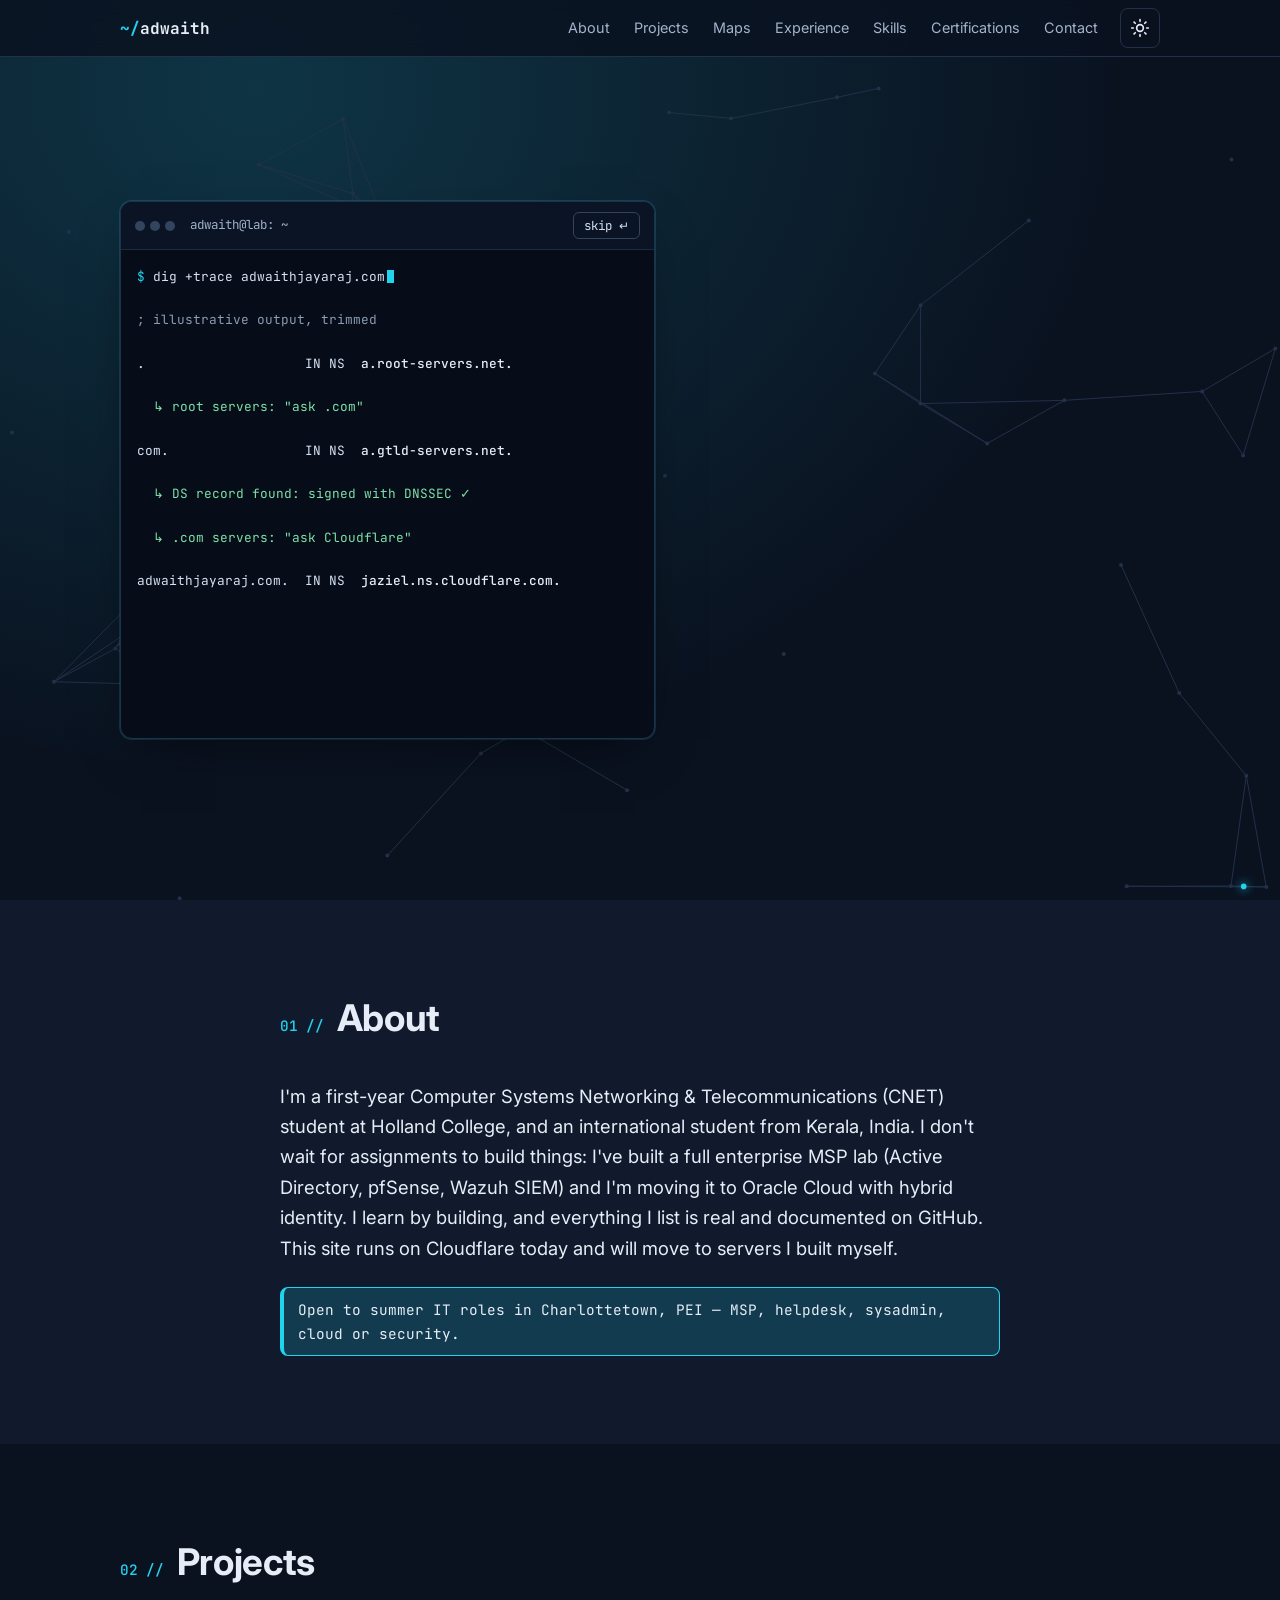
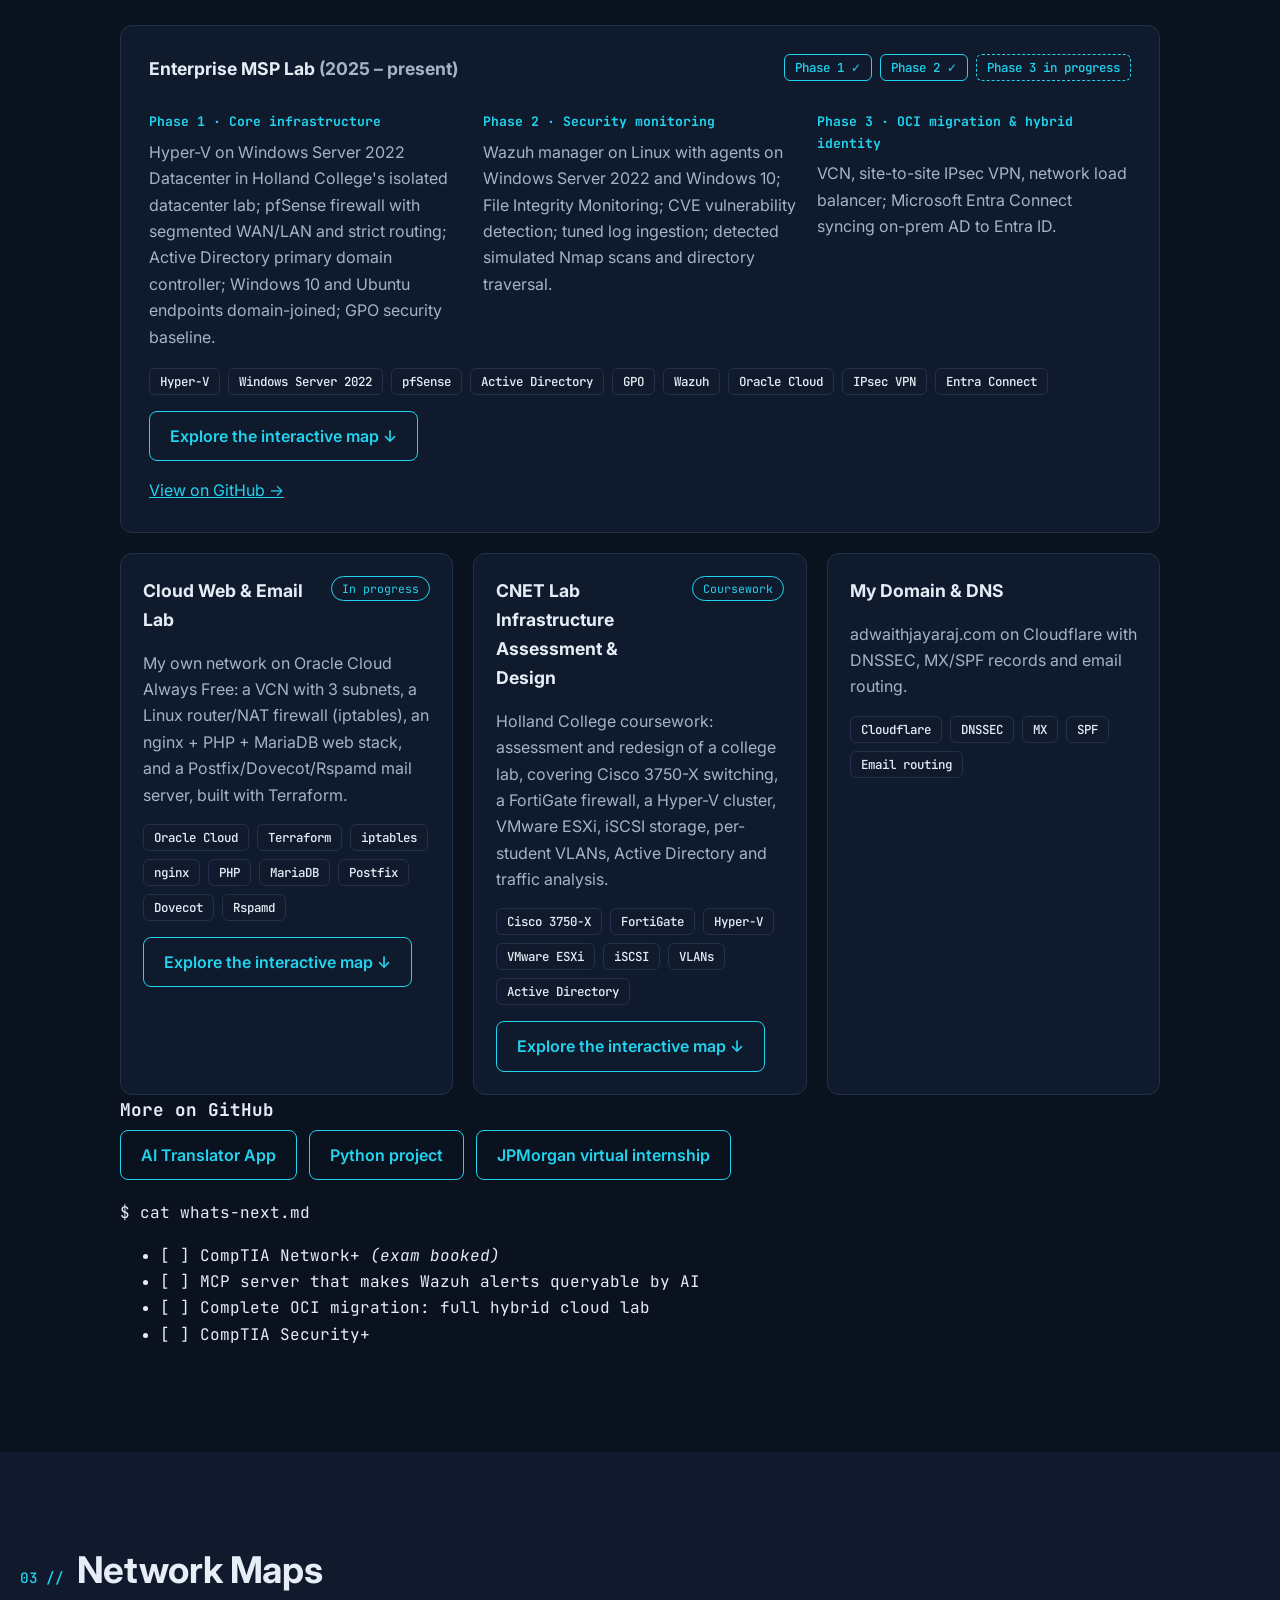
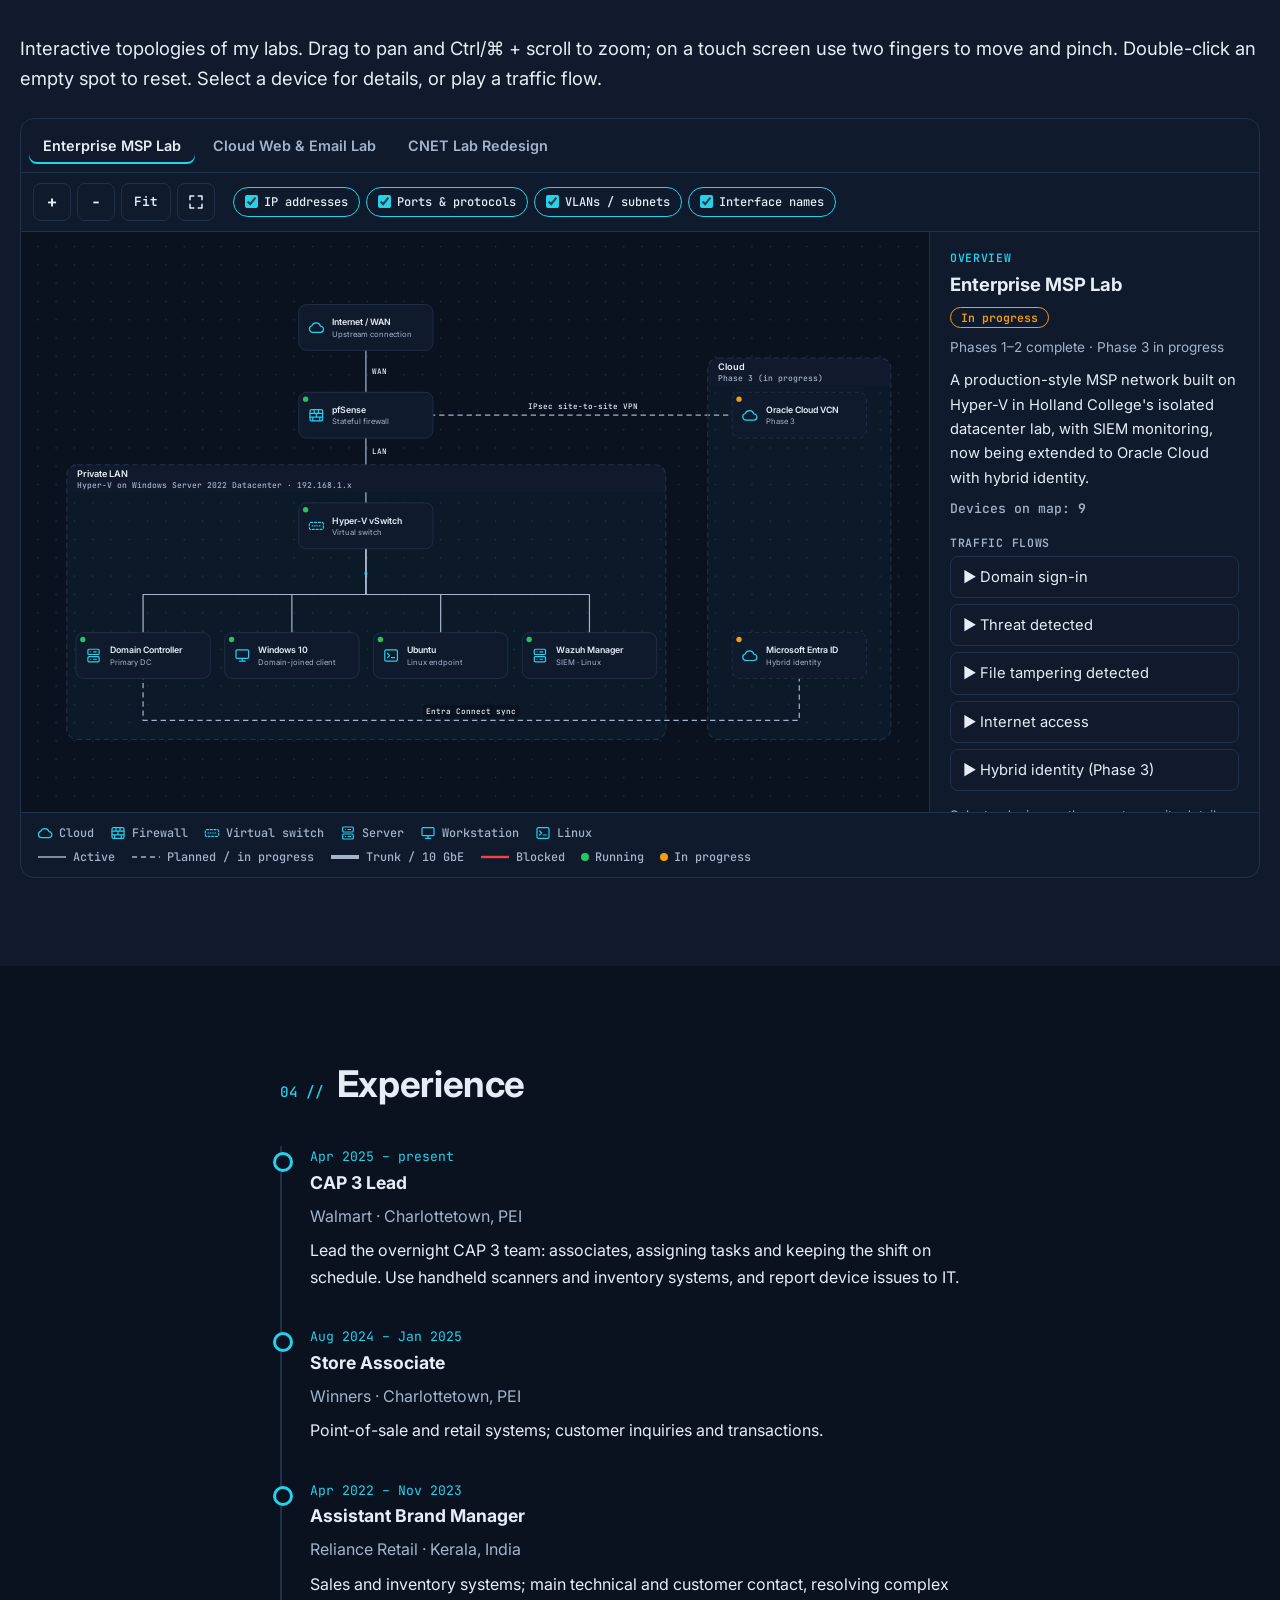
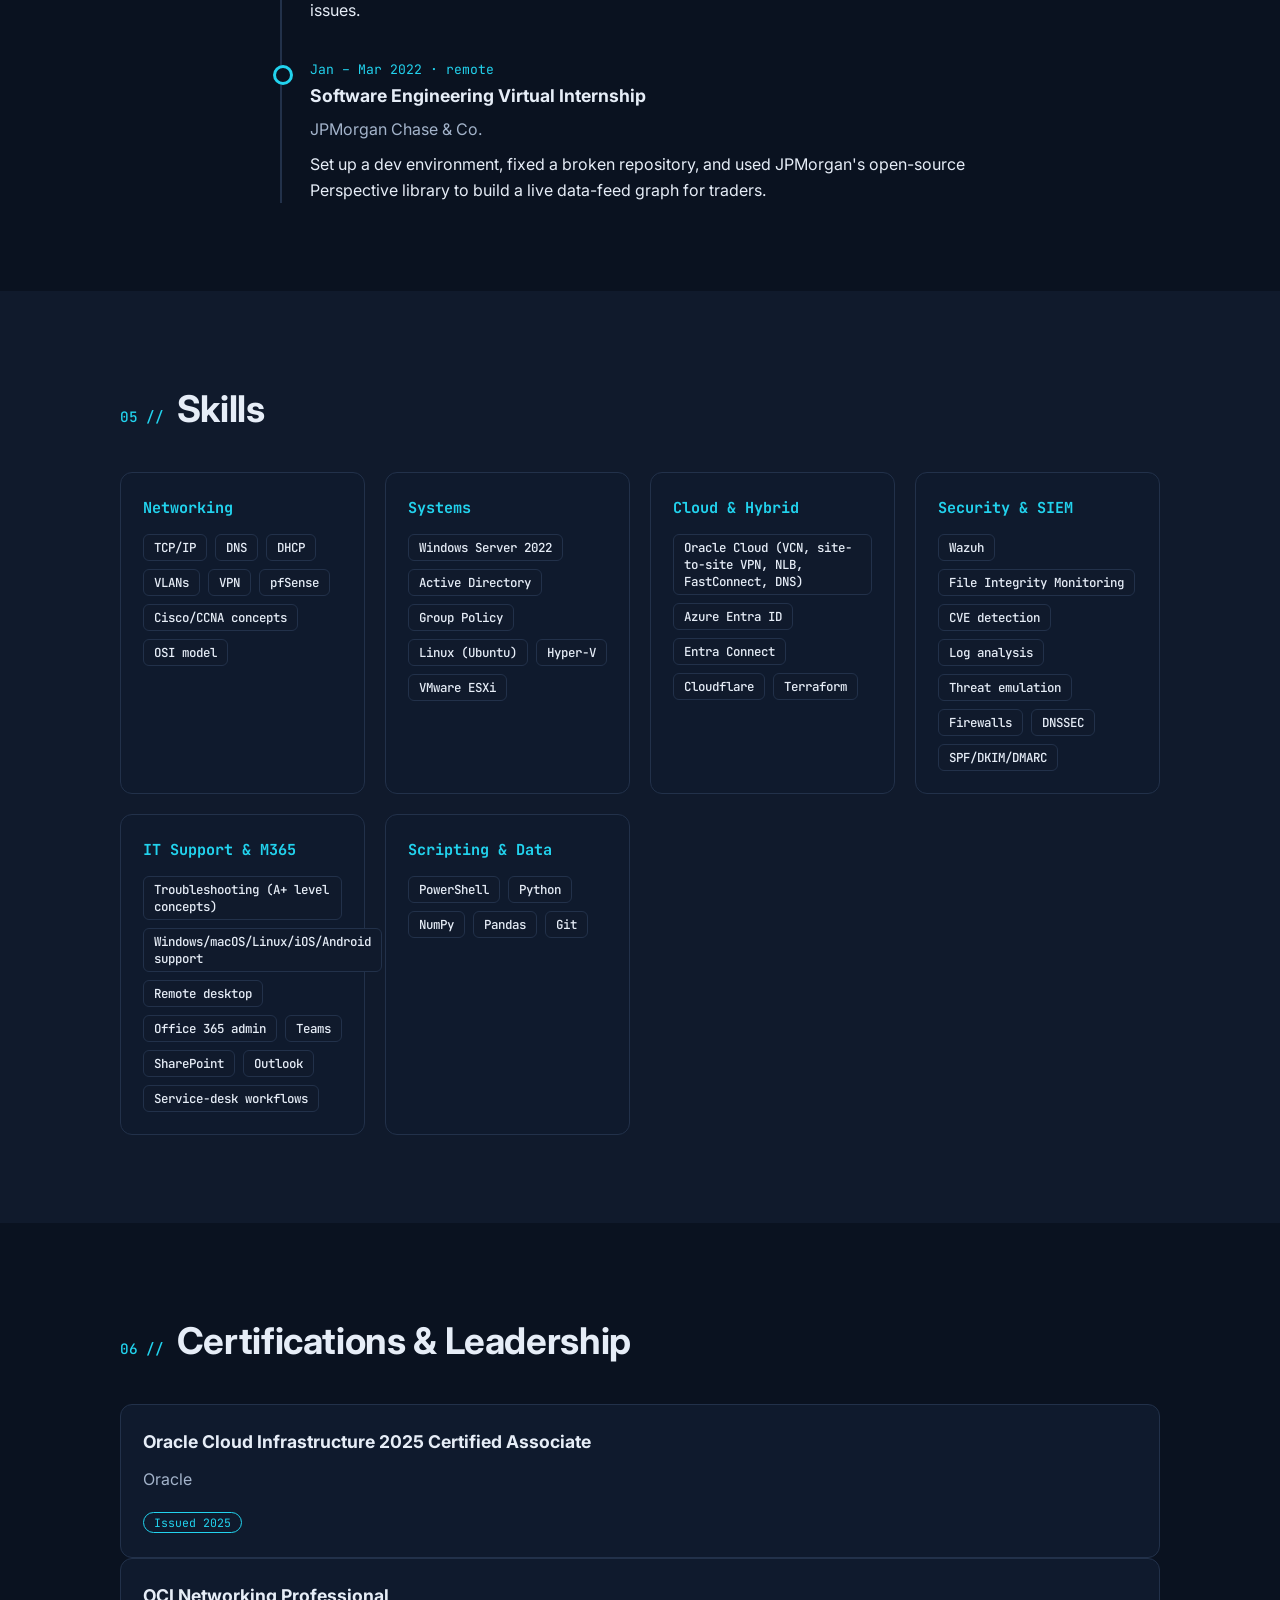
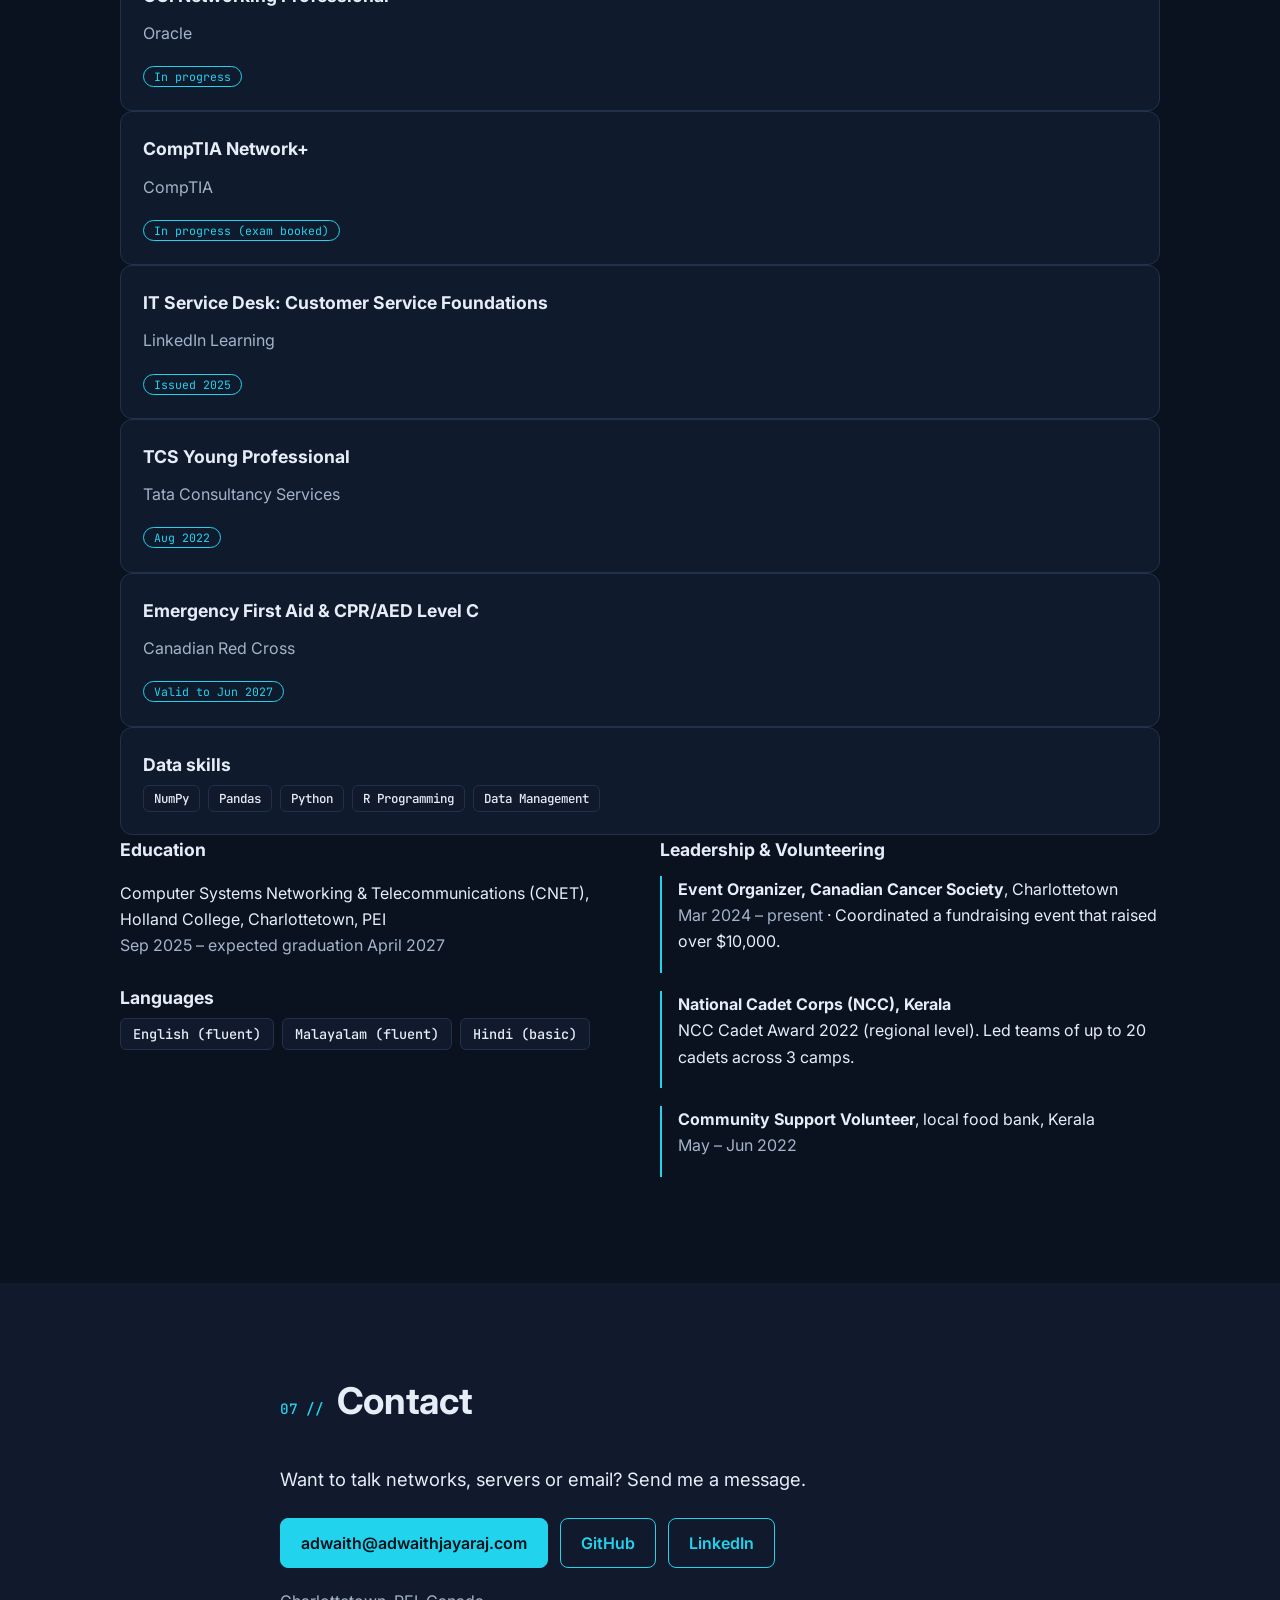
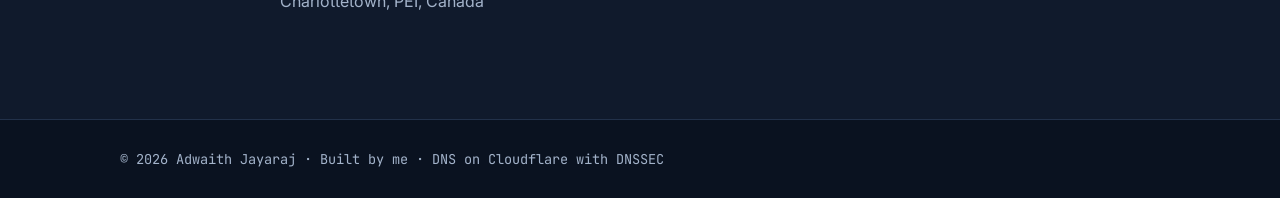
<file: index.html>
<!doctype html>
<html lang="en" data-theme="dark">
<head>
<meta charset="utf-8">
<meta name="viewport" content="width=device-width, initial-scale=1">
<title>Adwaith Jayaraj · Networking &amp; Telecommunications Student</title>
<meta name="description" content="Adwaith Jayaraj is a Computer Systems Networking &amp; Telecommunications (CNET) student at Holland College in Charlottetown, PEI, building real networks, security monitoring and cloud infrastructure.">
<link rel="canonical" href="https://adwaithjayaraj.com/">
<meta property="og:type" content="website">
<meta property="og:site_name" content="Adwaith Jayaraj">
<meta property="og:title" content="Adwaith Jayaraj · Networking &amp; Telecommunications Student">
<meta property="og:description" content="I build real infrastructure (networks, servers and email) to understand how the internet actually works.">
<meta property="og:url" content="https://adwaithjayaraj.com/">
<meta name="twitter:card" content="summary">
<meta name="theme-color" content="#0a1220">
<link rel="icon" href="assets/favicon.svg" type="image/svg+xml">
<link rel="preconnect" href="https://fonts.googleapis.com">
<link rel="preconnect" href="https://fonts.gstatic.com" crossorigin>
<link href="https://fonts.googleapis.com/css2?family=Inter:wght@400;500;600;700&family=JetBrains+Mono:wght@400;500;700&display=swap" rel="stylesheet">
<link rel="stylesheet" href="css/style.css">
<link rel="stylesheet" href="css/topology.css">
<script>
// Set theme and JS flag before first paint to avoid a flash.
(function(){var d=document.documentElement;d.classList.add('js');
try{var t=localStorage.getItem('theme');if(t==='light'||t==='dark')d.dataset.theme=t;}catch(e){}})();
</script>
</head>
<body>
<a class="skip" href="#main">Skip to content</a>

<header class="site-header">
  <nav class="nav" aria-label="Primary">
    <a class="brand" href="#top" aria-label="Adwaith Jayaraj, home"><span class="mono">~/</span>adwaith</a>
    <button class="icon-btn menu-btn" id="menu-btn" aria-expanded="false" aria-controls="nav-links" aria-label="Menu">
      <svg width="20" height="20" viewBox="0 0 24 24" fill="none" stroke="currentColor" stroke-width="2" stroke-linecap="round" aria-hidden="true"><path d="M4 7h16M4 12h16M4 17h16"/></svg>
    </button>
    <ul class="nav-links" id="nav-links">
      <li><a href="#about">About</a></li>
      <li><a href="#projects">Projects</a></li>
      <li><a href="#maps">Maps</a></li>
      <li><a href="#experience">Experience</a></li>
      <li><a href="#skills">Skills</a></li>
      <li><a href="#more">Certifications</a></li>
      <li><a href="#contact">Contact</a></li>
    </ul>
    <button class="icon-btn" id="theme-btn" aria-label="Switch to light mode">
      <svg class="i-sun" width="20" height="20" viewBox="0 0 24 24" fill="none" stroke="currentColor" stroke-width="2" stroke-linecap="round" aria-hidden="true"><circle cx="12" cy="12" r="4"/><path d="M12 2v2M12 20v2M4.9 4.9l1.4 1.4M17.7 17.7l1.4 1.4M2 12h2M20 12h2M4.9 19.1l1.4-1.4M17.7 6.3l1.4-1.4"/></svg>
      <svg class="i-moon" width="20" height="20" viewBox="0 0 24 24" fill="none" stroke="currentColor" stroke-width="2" stroke-linecap="round" stroke-linejoin="round" aria-hidden="true"><path d="M21 12.8A9 9 0 1 1 11.2 3a7 7 0 0 0 9.8 9.8z"/></svg>
    </button>
  </nav>
</header>

<main id="main">
<section class="hero" id="top" aria-labelledby="hero-name">
  <canvas id="net" aria-hidden="true"></canvas>
  <div class="wrap hero-grid">
    <div class="term" role="region" aria-label="Animated terminal showing a DNS lookup of adwaithjayaraj.com">
      <div class="term-bar">
        <span class="dots" aria-hidden="true"><i></i><i></i><i></i></span>
        <span class="mono term-title">adwaith@lab: ~</span>
        <button class="skip-btn mono" id="skip-btn" type="button">skip ↵</button>
      </div>
      <pre class="term-body mono" id="term" aria-hidden="true"><span class="ln cmd"><span class="p">$ </span><span id="typed">dig +trace adwaithjayaraj.com</span><span class="caret"></span></span>
<span class="ln dim">; illustrative output, trimmed</span>
<span class="ln">.                    IN NS  <b>a.root-servers.net.</b></span>
<span class="ln hop">  ↳ root servers: "ask .com"</span>
<span class="ln">com.                 IN NS  <b>a.gtld-servers.net.</b></span>
<span class="ln hop">  ↳ DS record found: signed with DNSSEC ✓</span>
<span class="ln hop">  ↳ .com servers: "ask Cloudflare"</span>
<span class="ln">adwaithjayaraj.com.  IN NS  <b>jaziel.ns.cloudflare.com.</b></span>
<span class="ln">adwaithjayaraj.com.  IN NS  <b>kayleigh.ns.cloudflare.com.</b></span>
<span class="ln hop">  ↳ Cloudflare: "here it is"</span>
<span class="ln ok">adwaithjayaraj.com.  IN A   → Cloudflare edge ✓</span></pre>
      <p class="sr-only">The terminal traces a DNS lookup from the root servers to the .com servers to Cloudflare and then to this site.</p>
    </div>
    <div class="intro" id="intro">
      <p class="mono eyebrow">hello, world</p>
      <h1 id="hero-name">Adwaith Jayaraj</h1>
      <p class="title">Networking &amp; Telecommunications Student · Holland College</p>
      <p class="muted">Charlottetown, PEI, Canada</p>
      <div class="cta">
        <a class="btn" href="#projects">View projects</a>
        <a class="btn ghost" href="#contact">Get in touch</a>
      </div>
    </div>
  </div>
</section>

<section id="about" class="section" aria-labelledby="about-h">
  <div class="wrap narrow reveal">
    <h2 id="about-h"><span class="mono tag">01</span> About</h2>
    <p class="lead">I'm a first-year Computer Systems Networking &amp; Telecommunications (CNET) student at Holland College, and an international student from Kerala, India. I don't wait for assignments to build things: I've built a full enterprise MSP lab (Active Directory, pfSense, Wazuh SIEM) and I'm moving it to Oracle Cloud with hybrid identity. I learn by building, and everything I list is real and documented on GitHub. This site runs on Cloudflare today and will move to servers I built myself.</p>
    <p class="open-line mono">Open to summer IT roles in Charlottetown, PEI — MSP, helpdesk, sysadmin, cloud or security.</p>
  </div>
</section>

<section id="projects" class="section" aria-labelledby="projects-h">
  <div class="wrap">
    <h2 id="projects-h" class="reveal"><span class="mono tag">02</span> Projects</h2>
    <div class="cards">
      <article class="card feature reveal">
        <div class="card-top"><h3>Enterprise MSP Lab <span class="muted">(2025 – present)</span></h3>
          <ul class="chips phases" aria-label="Project status"><li class="done">Phase 1 ✓</li><li class="done">Phase 2 ✓</li><li class="wip">Phase 3 in progress</li></ul></div>
        <div class="phase-grid">
          <div><h4 class="mono">Phase 1 · Core infrastructure</h4><p>Hyper-V on Windows Server 2022 Datacenter in Holland College's isolated datacenter lab; pfSense firewall with segmented WAN/LAN and strict routing; Active Directory primary domain controller; Windows 10 and Ubuntu endpoints domain-joined; GPO security baseline.</p></div>
          <div><h4 class="mono">Phase 2 · Security monitoring</h4><p>Wazuh manager on Linux with agents on Windows Server 2022 and Windows 10; File Integrity Monitoring; CVE vulnerability detection; tuned log ingestion; detected simulated Nmap scans and directory traversal.</p></div>
          <div><h4 class="mono">Phase 3 · OCI migration &amp; hybrid identity</h4><p>VCN, site-to-site IPsec VPN, network load balancer; Microsoft Entra Connect syncing on-prem AD to Entra ID.</p></div>
        </div>
        <ul class="chips" aria-label="Technologies"><li>Hyper-V</li><li>Windows Server 2022</li><li>pfSense</li><li>Active Directory</li><li>GPO</li><li>Wazuh</li><li>Oracle Cloud</li><li>IPsec VPN</li><li>Entra Connect</li></ul>
        <p class="repo"><a class="btn ghost map-link" href="#maps" data-map="msp">Explore the interactive map ↓</a></p>
        <p class="repo"><a href="https://github.com/tensorTamer/enterprise-msp-lab" rel="noopener">View on GitHub →</a></p>
      </article>
      <article class="card reveal">
        <div class="card-top"><h3>Cloud Web &amp; Email Lab</h3><span class="status mono">In progress</span></div>
        <p>My own network on Oracle Cloud Always Free: a VCN with 3 subnets, a Linux router/NAT firewall (iptables), an nginx + PHP + MariaDB web stack, and a Postfix/Dovecot/Rspamd mail server, built with Terraform.</p>
        <ul class="chips" aria-label="Technologies"><li>Oracle Cloud</li><li>Terraform</li><li>iptables</li><li>nginx</li><li>PHP</li><li>MariaDB</li><li>Postfix</li><li>Dovecot</li><li>Rspamd</li></ul>
        <p class="repo"><a class="btn ghost map-link" href="#maps" data-map="cloud">Explore the interactive map ↓</a></p>
      </article>
      <article class="card reveal">
        <div class="card-top"><h3>CNET Lab Infrastructure Assessment &amp; Design</h3><span class="status mono">Coursework</span></div>
        <p>Holland College coursework: assessment and redesign of a college lab, covering Cisco 3750-X switching, a FortiGate firewall, a Hyper-V cluster, VMware ESXi, iSCSI storage, per-student VLANs, Active Directory and traffic analysis.</p>
        <ul class="chips" aria-label="Technologies"><li>Cisco 3750-X</li><li>FortiGate</li><li>Hyper-V</li><li>VMware ESXi</li><li>iSCSI</li><li>VLANs</li><li>Active Directory</li></ul>
        <p class="repo"><a class="btn ghost map-link" href="#maps" data-map="cnet">Explore the interactive map ↓</a></p>
      </article>
      <article class="card reveal">
        <div class="card-top"><h3>My Domain &amp; DNS</h3></div>
        <p>adwaithjayaraj.com on Cloudflare with DNSSEC, MX/SPF records and email routing.</p>
        <ul class="chips" aria-label="Technologies"><li>Cloudflare</li><li>DNSSEC</li><li>MX</li><li>SPF</li><li>Email routing</li></ul>
      </article>
    </div>
    <div class="more-gh reveal">
      <h3 class="mono">More on GitHub</h3>
      <ul class="links">
        <li><a class="btn ghost" href="https://github.com/tensorTamer/AI-Translator-App" rel="noopener">AI Translator App</a></li>
        <li><a class="btn ghost" href="https://github.com/tensorTamer/python-project" rel="noopener">Python project</a></li>
        <li><a class="btn ghost" href="https://github.com/tensorTamer/JP-Morgan-virtual-internship" rel="noopener">JPMorgan virtual internship</a></li>
      </ul>
    </div>
    <div class="todo reveal" role="group" aria-labelledby="next-h">
      <p class="mono todo-h" id="next-h"><span class="p">$</span> cat whats-next.md</p>
      <ul class="mono">
        <li><span aria-hidden="true">[ ]</span> CompTIA Network+ <em>(exam booked)</em></li>
        <li><span aria-hidden="true">[ ]</span> MCP server that makes Wazuh alerts queryable by AI</li>
        <li><span aria-hidden="true">[ ]</span> Complete OCI migration: full hybrid cloud lab</li>
        <li><span aria-hidden="true">[ ]</span> CompTIA Security+</li>
      </ul>
    </div>
  </div>
</section>

<section id="maps" class="section" aria-labelledby="maps-h">
  <div class="wrap wide">
    <h2 id="maps-h" class="reveal"><span class="mono tag">03</span> Network Maps</h2>
    <p class="lead reveal">Interactive topologies of my labs. Drag to pan and Ctrl/⌘ + scroll to zoom; on a touch screen use two fingers to move and pinch. Double-click an empty spot to reset. Select a device for details, or play a traffic flow.</p>
    <div class="topo reveal" id="topo">
      <div class="topo-tabs" role="tablist" aria-label="Network maps">
        <button type="button" role="tab" id="tab-msp" aria-controls="topo-body" aria-selected="true" data-map="msp">Enterprise MSP Lab</button>
        <button type="button" role="tab" id="tab-cloud" aria-controls="topo-body" aria-selected="false" tabindex="-1" data-map="cloud">Cloud Web &amp; Email Lab</button>
        <button type="button" role="tab" id="tab-cnet" aria-controls="topo-body" aria-selected="false" tabindex="-1" data-map="cnet">CNET Lab Redesign</button>
      </div>
      <div class="topo-toolbar">
        <div class="tb-group" role="group" aria-label="View">
          <button type="button" class="icon-btn" data-act="zoomin" aria-label="Zoom in">+</button>
          <button type="button" class="icon-btn" data-act="zoomout" aria-label="Zoom out">−</button>
          <button type="button" class="icon-btn tb-fit" data-act="fit" aria-label="Fit map to view">Fit</button>
          <button type="button" class="icon-btn" data-act="full" aria-label="Full screen" aria-pressed="false">
            <svg width="18" height="18" viewBox="0 0 24 24" fill="none" stroke="currentColor" stroke-width="2" stroke-linecap="round" stroke-linejoin="round" aria-hidden="true"><path d="M4 9V4h5M20 9V4h-5M4 15v5h5M20 15v5h-5"/></svg>
          </button>
        </div>
        <fieldset class="tb-layers">
          <legend class="sr-only">Layers</legend>
          <label class="layer"><input type="checkbox" data-layer="ip" checked> IP addresses</label>
          <label class="layer"><input type="checkbox" data-layer="ports" checked> Ports &amp; protocols</label>
          <label class="layer"><input type="checkbox" data-layer="vlan" checked> VLANs / subnets</label>
          <label class="layer"><input type="checkbox" data-layer="ifn" checked> Interface names</label>
        </fieldset>
      </div>
      <div class="topo-body" id="topo-body" role="tabpanel" aria-labelledby="tab-msp">
        <div class="topo-stage">
          <svg class="topo-svg" role="group" tabindex="0"></svg>
          <div class="topo-tip" role="tooltip" hidden></div>
          <div class="topo-hint" aria-hidden="true"></div>
        </div>
        <aside class="topo-side" aria-label="Map details"></aside>
      </div>
      <div class="topo-legend" role="group" aria-label="Legend"></div>
      <p class="sr-only topo-live" aria-live="polite"></p>
    </div>
    <noscript><p class="muted">The interactive maps need JavaScript.</p></noscript>
  </div>
</section>

<section id="experience" class="section" aria-labelledby="exp-h">
  <div class="wrap narrow">
    <h2 id="exp-h" class="reveal"><span class="mono tag">04</span> Experience</h2>
    <ol class="timeline">
      <li class="reveal">
        <p class="mono date">Apr 2025 – present</p>
        <h3>CAP 3 Lead</h3>
        <p class="org">Walmart · Charlottetown, PEI</p>
        <p>Lead the overnight CAP 3 team: associates, assigning tasks and keeping the shift on schedule. Use handheld scanners and inventory systems, and report device issues to IT.</p>
      </li>
      <li class="reveal">
        <p class="mono date">Aug 2024 – Jan 2025</p>
        <h3>Store Associate</h3>
        <p class="org">Winners · Charlottetown, PEI</p>
        <p>Point-of-sale and retail systems; customer inquiries and transactions.</p>
      </li>
      <li class="reveal">
        <p class="mono date">Apr 2022 – Nov 2023</p>
        <h3>Assistant Brand Manager</h3>
        <p class="org">Reliance Retail · Kerala, India</p>
        <p>Sales and inventory systems; main technical and customer contact, resolving complex issues.</p>
      </li>
      <li class="reveal">
        <p class="mono date">Jan – Mar 2022 · remote</p>
        <h3>Software Engineering Virtual Internship</h3>
        <p class="org">JPMorgan Chase &amp; Co.</p>
        <p>Set up a dev environment, fixed a broken repository, and used JPMorgan's open-source Perspective library to build a live data-feed graph for traders.</p>
      </li>
    </ol>
  </div>
</section>

<section id="skills" class="section" aria-labelledby="skills-h">
  <div class="wrap">
    <h2 id="skills-h" class="reveal"><span class="mono tag">05</span> Skills</h2>
    <div class="skills">
      <div class="card reveal"><h3 class="mono">Networking</h3><ul class="chips"><li>TCP/IP</li><li>DNS</li><li>DHCP</li><li>VLANs</li><li>VPN</li><li>pfSense</li><li>Cisco/CCNA concepts</li><li>OSI model</li></ul></div>
      <div class="card reveal"><h3 class="mono">Systems</h3><ul class="chips"><li>Windows Server 2022</li><li>Active Directory</li><li>Group Policy</li><li>Linux (Ubuntu)</li><li>Hyper-V</li><li>VMware ESXi</li></ul></div>
      <div class="card reveal"><h3 class="mono">Cloud &amp; Hybrid</h3><ul class="chips"><li>Oracle Cloud (VCN, site-to-site VPN, NLB, FastConnect, DNS)</li><li>Azure Entra ID</li><li>Entra Connect</li><li>Cloudflare</li><li>Terraform</li></ul></div>
      <div class="card reveal"><h3 class="mono">Security &amp; SIEM</h3><ul class="chips"><li>Wazuh</li><li>File Integrity Monitoring</li><li>CVE detection</li><li>Log analysis</li><li>Threat emulation</li><li>Firewalls</li><li>DNSSEC</li><li>SPF/DKIM/DMARC</li></ul></div>
      <div class="card reveal"><h3 class="mono">IT Support &amp; M365</h3><ul class="chips"><li>Troubleshooting (A+ level concepts)</li><li>Windows/macOS/Linux/iOS/Android support</li><li>Remote desktop</li><li>Office 365 admin</li><li>Teams</li><li>SharePoint</li><li>Outlook</li><li>Service-desk workflows</li></ul></div>
      <div class="card reveal"><h3 class="mono">Scripting &amp; Data</h3><ul class="chips"><li>PowerShell</li><li>Python</li><li>NumPy</li><li>Pandas</li><li>Git</li></ul></div>
    </div>
  </div>
</section>

<section id="more" class="section" aria-labelledby="more-h">
  <div class="wrap">
    <h2 id="more-h" class="reveal"><span class="mono tag">06</span> Certifications &amp; Leadership</h2>
    <div class="certs">
      <div class="card cert reveal"><h3>Oracle Cloud Infrastructure 2025 Certified Associate</h3><p class="org">Oracle</p><span class="status mono">Issued 2025</span></div>
      <div class="card cert reveal"><h3>OCI Networking Professional</h3><p class="org">Oracle</p><span class="status mono">In progress</span></div>
      <div class="card cert reveal"><h3>CompTIA Network+</h3><p class="org">CompTIA</p><span class="status mono">In progress (exam booked)</span></div>
      <div class="card cert reveal"><h3>IT Service Desk: Customer Service Foundations</h3><p class="org">LinkedIn Learning</p><span class="status mono">Issued 2025</span></div>
      <div class="card cert reveal"><h3>TCS Young Professional</h3><p class="org">Tata Consultancy Services</p><span class="status mono">Aug 2022</span></div>
      <div class="card cert reveal"><h3>Emergency First Aid &amp; CPR/AED Level C</h3><p class="org">Canadian Red Cross</p><span class="status mono">Valid to Jun 2027</span></div>
      <div class="card cert reveal"><h3>Data skills</h3><ul class="chips"><li>NumPy</li><li>Pandas</li><li>Python</li><li>R Programming</li><li>Data Management</li></ul></div>
    </div>
    <div class="two">
      <div class="reveal">
        <h3>Education</h3>
        <p>Computer Systems Networking &amp; Telecommunications (CNET), Holland College, Charlottetown, PEI<br><span class="muted">Sep 2025 – expected graduation April 2027</span></p>
        <h3>Languages</h3>
        <ul class="chips big"><li>English (fluent)</li><li>Malayalam (fluent)</li><li>Hindi (basic)</li></ul>
      </div>
      <div class="reveal">
        <h3>Leadership &amp; Volunteering</h3>
        <ul class="plain">
          <li><strong>Event Organizer, Canadian Cancer Society</strong>, Charlottetown<br><span class="muted">Mar 2024 – present</span> · Coordinated a fundraising event that raised over $10,000.</li>
          <li><strong>National Cadet Corps (NCC), Kerala</strong><br>NCC Cadet Award 2022 (regional level). Led teams of up to 20 cadets across 3 camps.</li>
          <li><strong>Community Support Volunteer</strong>, local food bank, Kerala<br><span class="muted">May – Jun 2022</span></li>
        </ul>
      </div>
    </div>
  </div>
</section>
<section id="contact" class="section" aria-labelledby="contact-h">
  <div class="wrap narrow reveal">
    <h2 id="contact-h"><span class="mono tag">07</span> Contact</h2>
    <p class="lead">Want to talk networks, servers or email? Send me a message.</p>
    <ul class="links">
      <li><a class="btn" href="mailto:adwaith@adwaithjayaraj.com">adwaith@adwaithjayaraj.com</a></li>
      <li><a class="btn ghost" href="https://github.com/tensorTamer" rel="me noopener">GitHub</a></li>
      <li><a class="btn ghost" href="https://www.linkedin.com/in/adwaith-jayaraj/" rel="me noopener">LinkedIn</a></li>
    </ul>
    <p class="muted">Charlottetown, PEI, Canada</p>
  </div>
</section>
</main>

<footer class="footer">
  <div class="wrap mono">© <span id="year">2026</span> Adwaith Jayaraj · Built by me · DNS on Cloudflare with DNSSEC</div>
</footer>

<script src="js/main.js" defer></script>
<script src="js/topology-data.js" defer></script>
<script src="js/topology.js" defer></script>
</body>
</html>
</file>
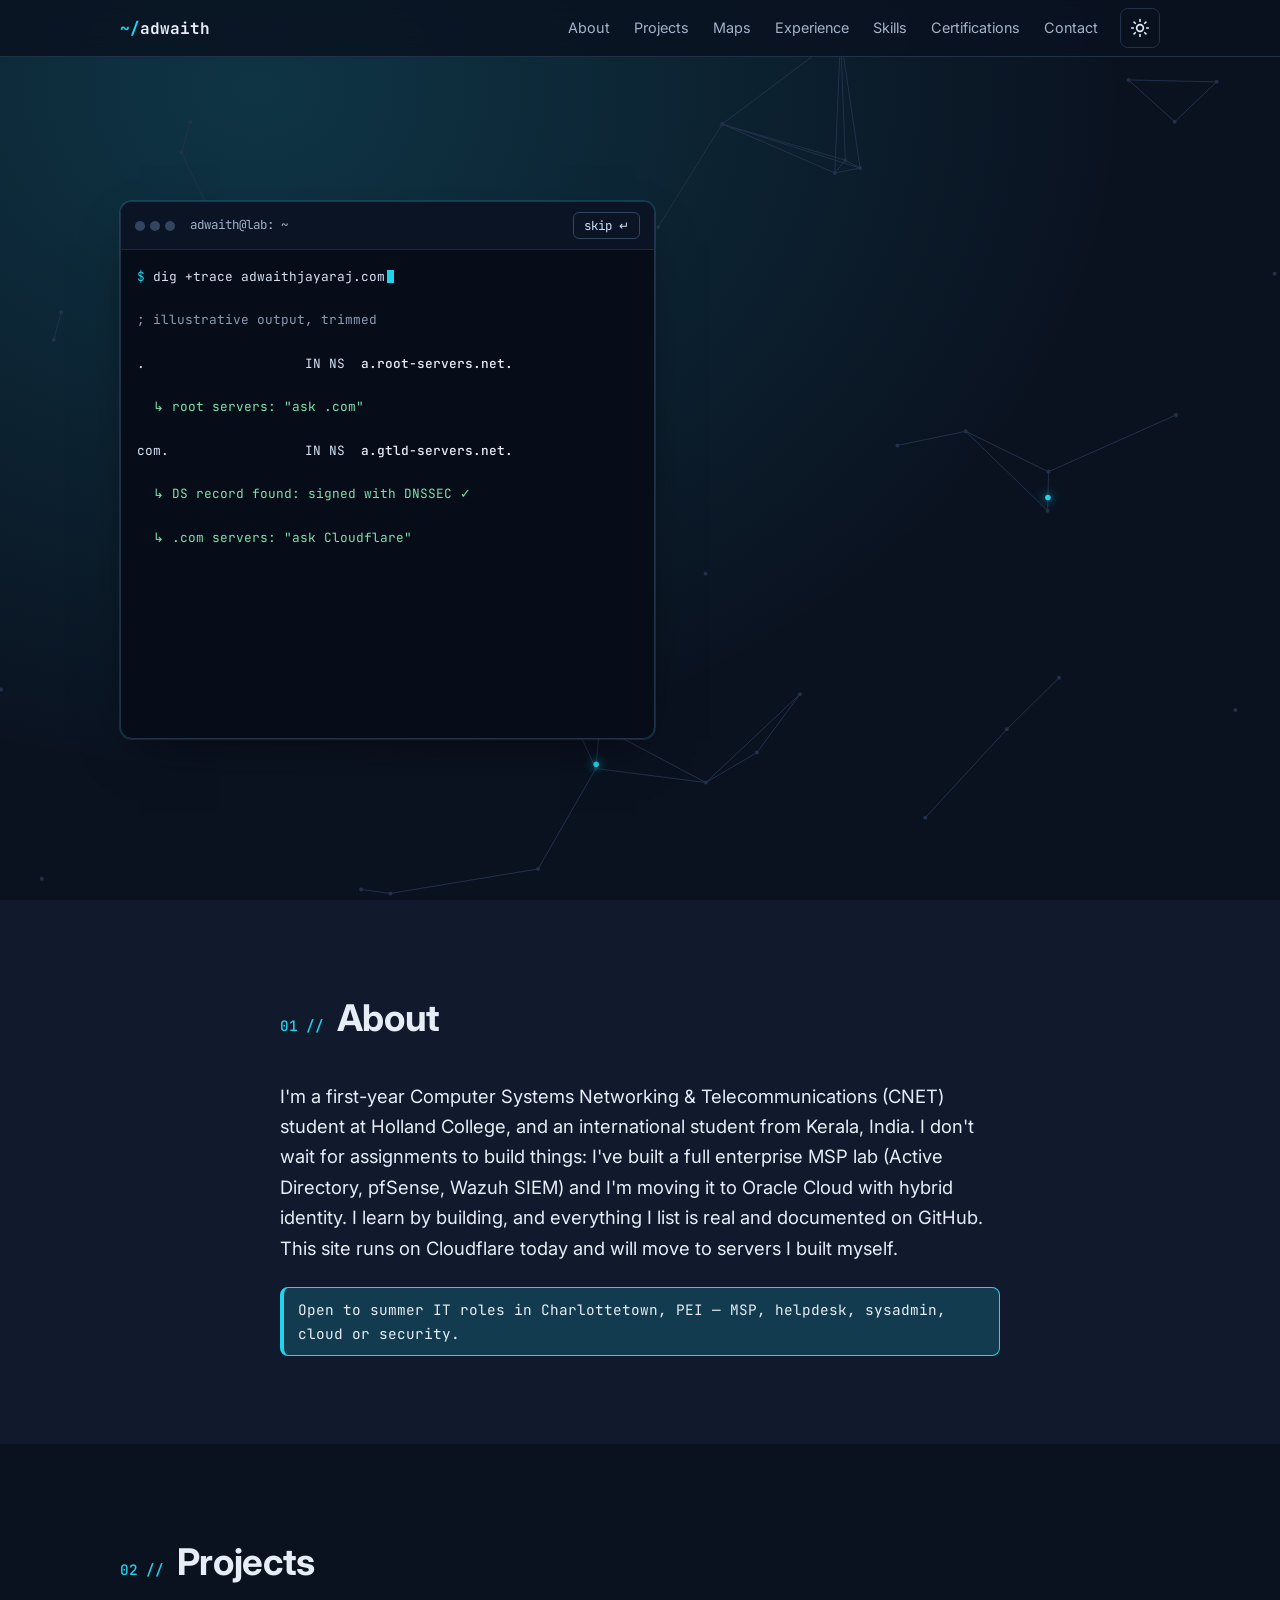
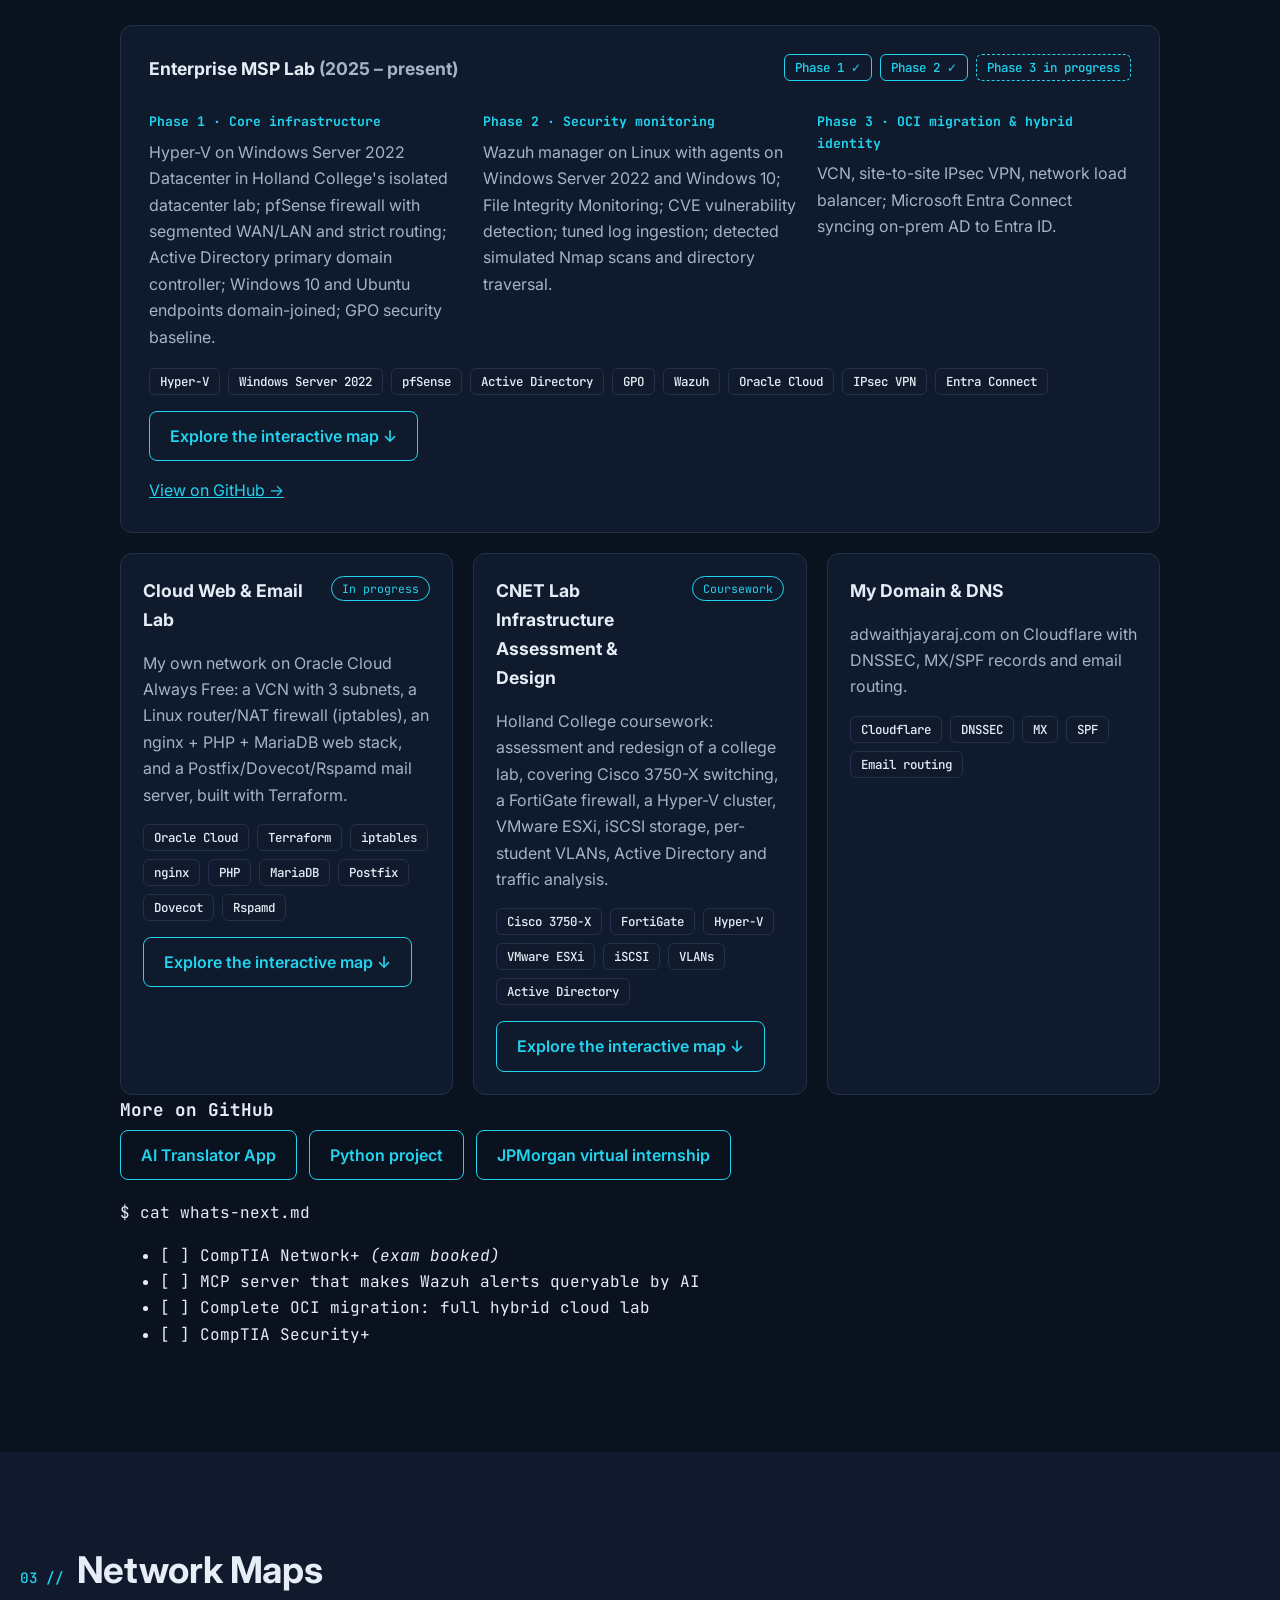
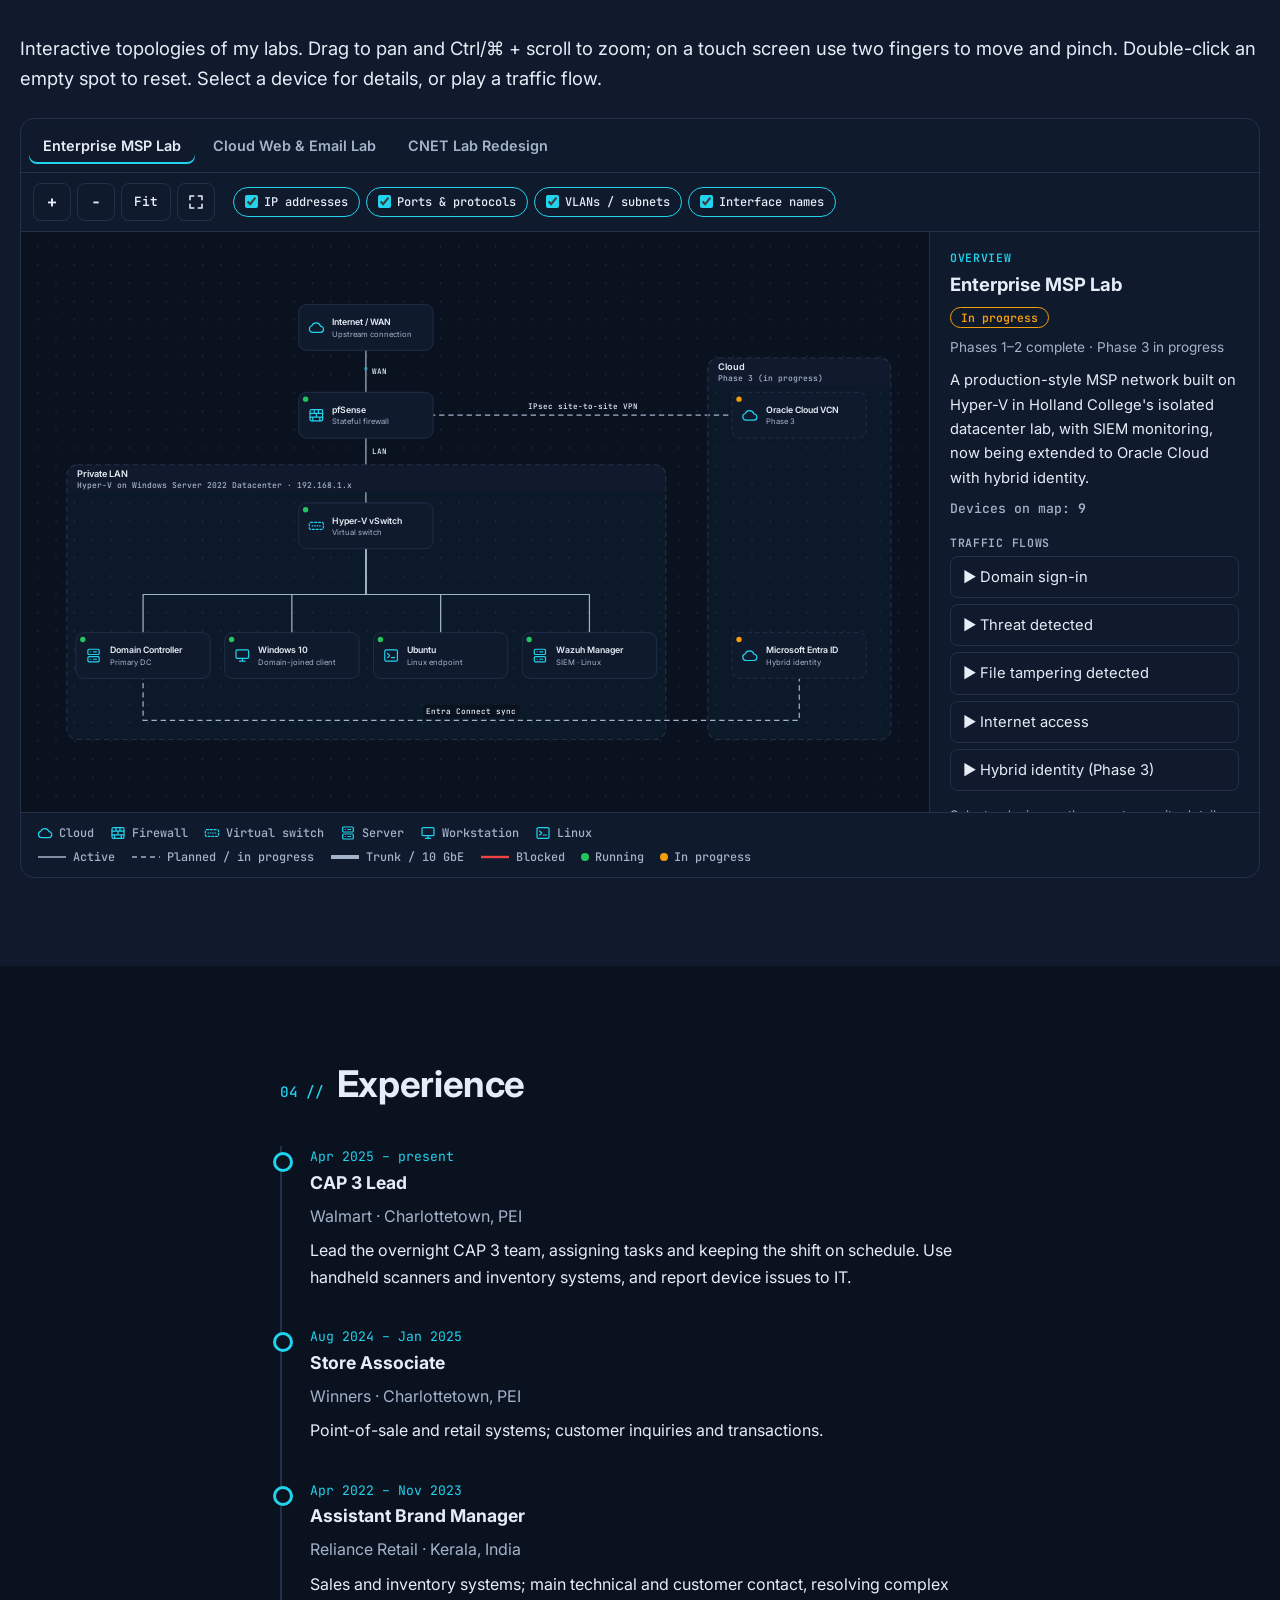
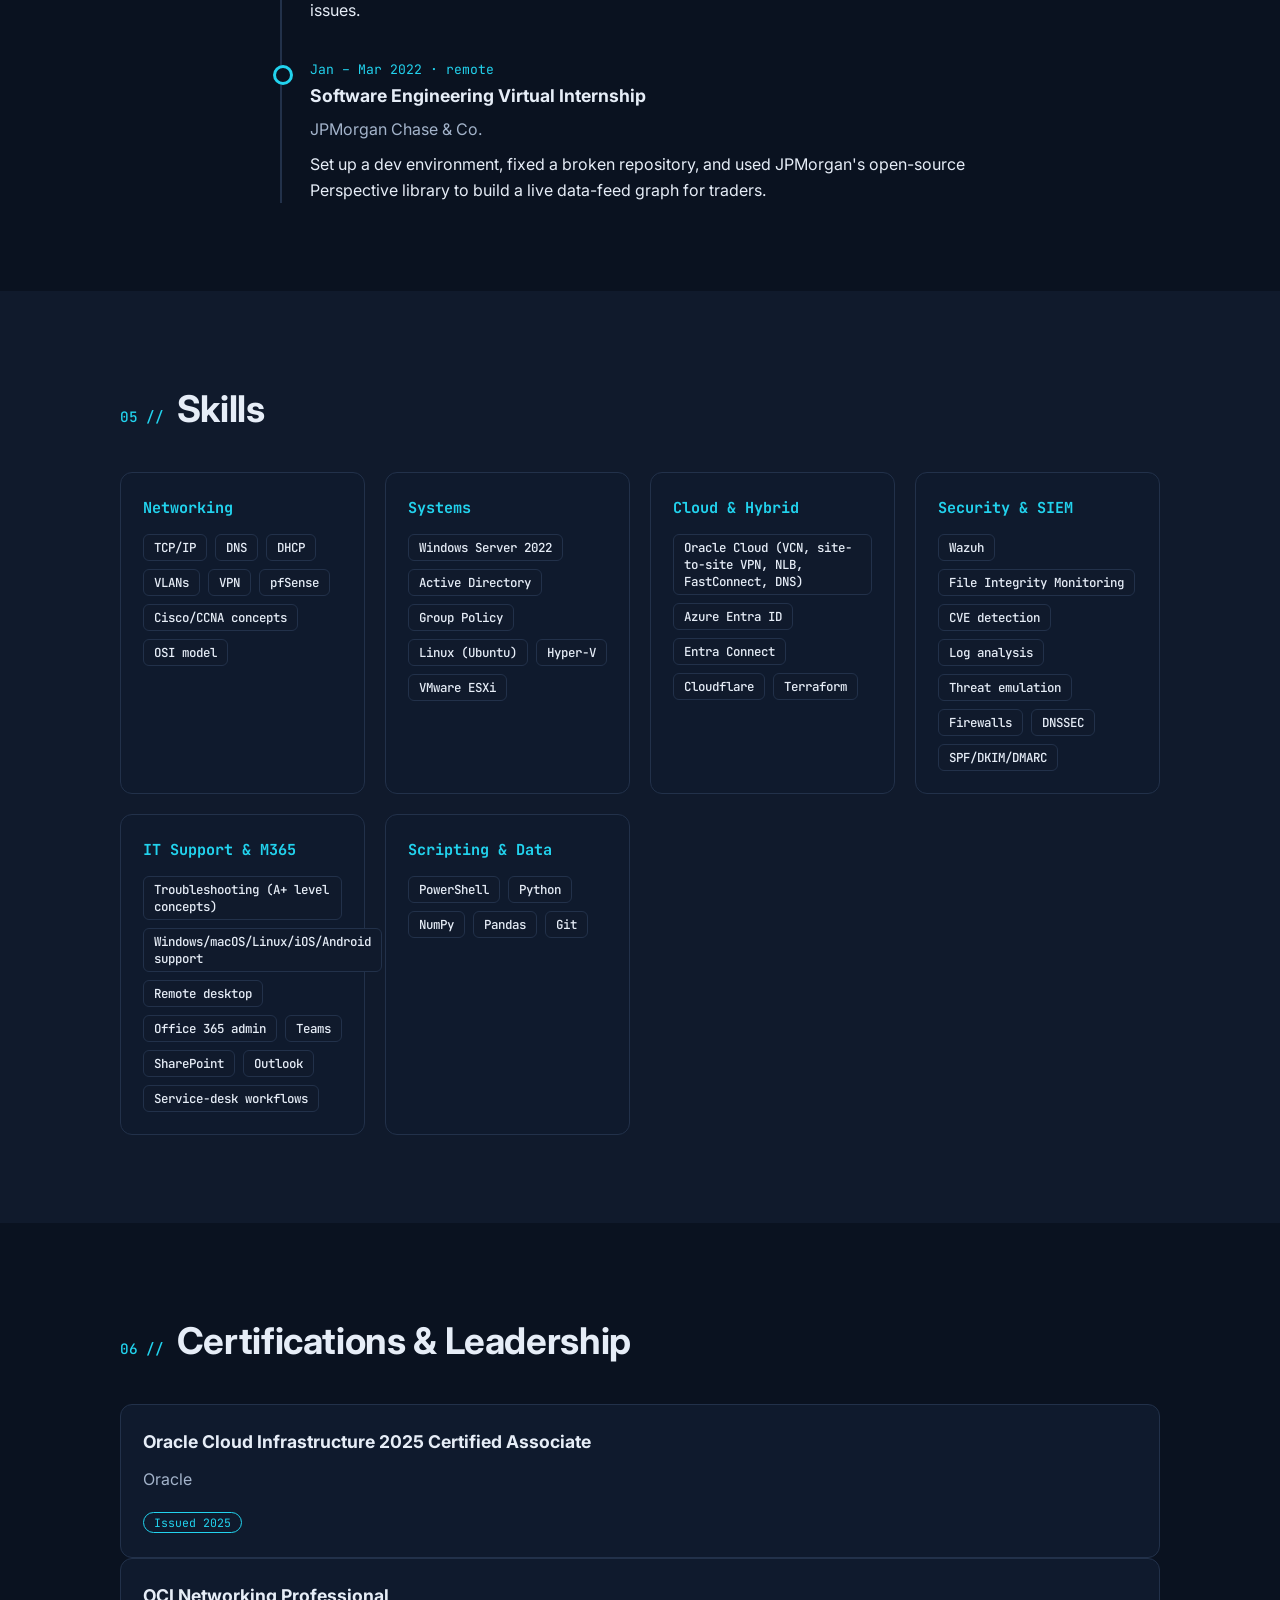
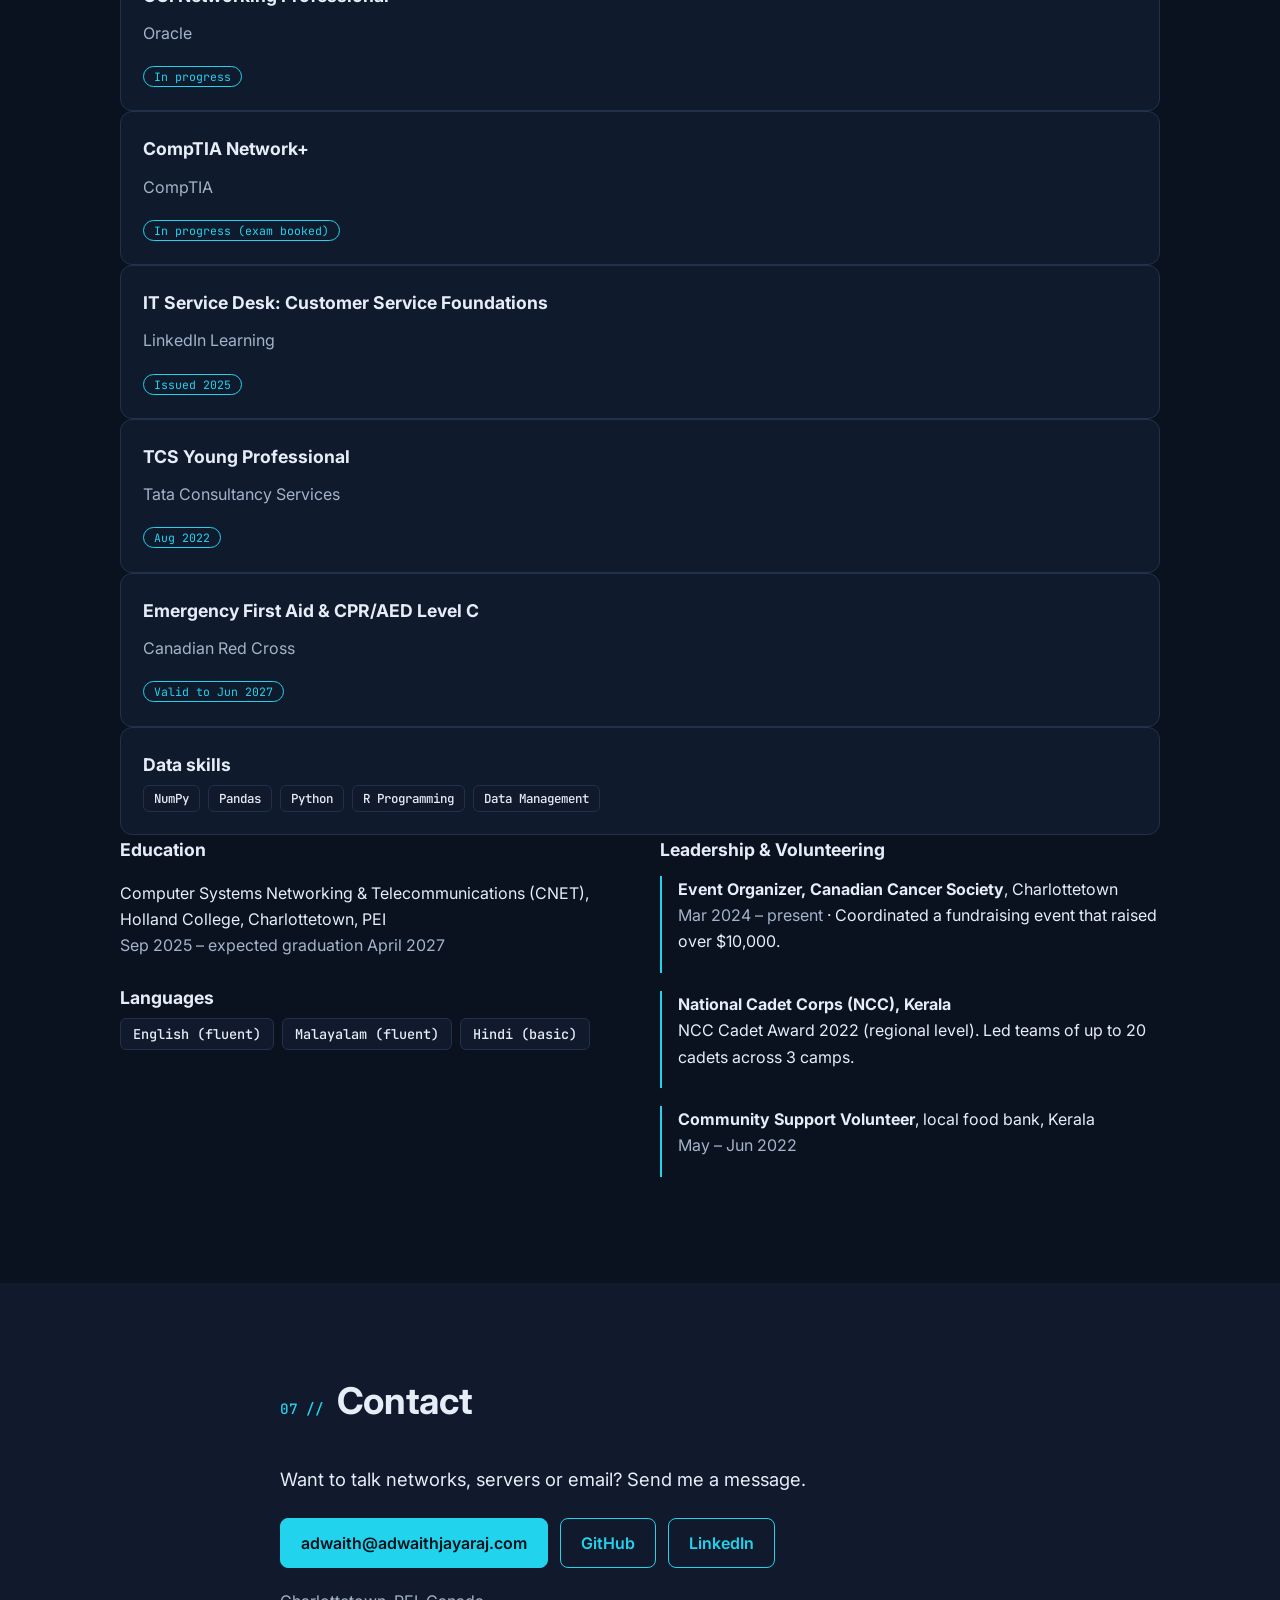
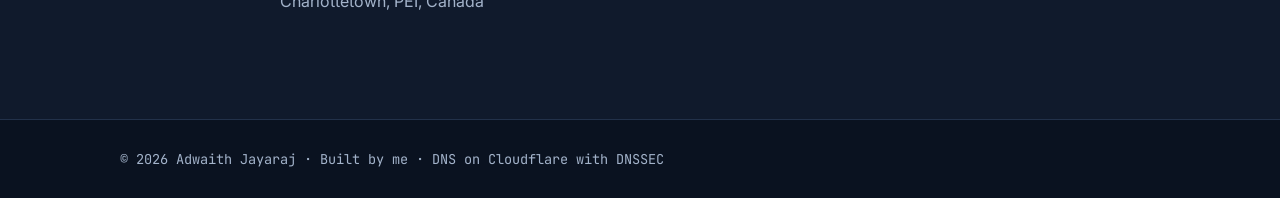
<file: public/index.html>
<!doctype html>
<html lang="en" data-theme="dark">
<head>
<meta charset="utf-8">
<meta name="viewport" content="width=device-width, initial-scale=1">
<title>Adwaith Jayaraj · Networking &amp; Telecommunications Student</title>
<meta name="description" content="Adwaith Jayaraj is a Computer Systems Networking &amp; Telecommunications (CNET) student at Holland College in Charlottetown, PEI, building real networks, security monitoring and cloud infrastructure.">
<link rel="canonical" href="https://adwaithjayaraj.com/">
<meta property="og:type" content="website">
<meta property="og:site_name" content="Adwaith Jayaraj">
<meta property="og:title" content="Adwaith Jayaraj · Networking &amp; Telecommunications Student">
<meta property="og:description" content="I build real infrastructure (networks, servers and email) to understand how the internet actually works.">
<meta property="og:url" content="https://adwaithjayaraj.com/">
<meta name="twitter:card" content="summary">
<meta name="theme-color" content="#0a1220">
<link rel="icon" href="assets/favicon.svg" type="image/svg+xml">
<link rel="preconnect" href="https://fonts.googleapis.com">
<link rel="preconnect" href="https://fonts.gstatic.com" crossorigin>
<link href="https://fonts.googleapis.com/css2?family=Inter:wght@400;500;600;700&family=JetBrains+Mono:wght@400;500;700&display=swap" rel="stylesheet">
<link rel="stylesheet" href="css/style.css?v=2">
<link rel="stylesheet" href="css/topology.css?v=2">
<script>
// Set theme and JS flag before first paint to avoid a flash.
(function(){var d=document.documentElement;d.classList.add('js');
try{var t=localStorage.getItem('theme');if(t==='light'||t==='dark')d.dataset.theme=t;}catch(e){}})();
</script>
</head>
<body>
<a class="skip" href="#main">Skip to content</a>

<header class="site-header">
  <nav class="nav" aria-label="Primary">
    <a class="brand" href="#top" aria-label="Adwaith Jayaraj, home"><span class="mono">~/</span>adwaith</a>
    <button class="icon-btn menu-btn" id="menu-btn" aria-expanded="false" aria-controls="nav-links" aria-label="Menu">
      <svg width="20" height="20" viewBox="0 0 24 24" fill="none" stroke="currentColor" stroke-width="2" stroke-linecap="round" aria-hidden="true"><path d="M4 7h16M4 12h16M4 17h16"/></svg>
    </button>
    <ul class="nav-links" id="nav-links">
      <li><a href="#about">About</a></li>
      <li><a href="#projects">Projects</a></li>
      <li><a href="#maps">Maps</a></li>
      <li><a href="#experience">Experience</a></li>
      <li><a href="#skills">Skills</a></li>
      <li><a href="#more">Certifications</a></li>
      <li><a href="#contact">Contact</a></li>
    </ul>
    <button class="icon-btn" id="theme-btn" aria-label="Switch to light mode">
      <svg class="i-sun" width="20" height="20" viewBox="0 0 24 24" fill="none" stroke="currentColor" stroke-width="2" stroke-linecap="round" aria-hidden="true"><circle cx="12" cy="12" r="4"/><path d="M12 2v2M12 20v2M4.9 4.9l1.4 1.4M17.7 17.7l1.4 1.4M2 12h2M20 12h2M4.9 19.1l1.4-1.4M17.7 6.3l1.4-1.4"/></svg>
      <svg class="i-moon" width="20" height="20" viewBox="0 0 24 24" fill="none" stroke="currentColor" stroke-width="2" stroke-linecap="round" stroke-linejoin="round" aria-hidden="true"><path d="M21 12.8A9 9 0 1 1 11.2 3a7 7 0 0 0 9.8 9.8z"/></svg>
    </button>
  </nav>
</header>

<main id="main" tabindex="-1">
<section class="hero" id="top" aria-labelledby="hero-name">
  <canvas id="net" aria-hidden="true"></canvas>
  <div class="wrap hero-grid">
    <div class="term" role="region" aria-label="Animated terminal showing a DNS lookup of adwaithjayaraj.com">
      <div class="term-bar">
        <span class="dots" aria-hidden="true"><i></i><i></i><i></i></span>
        <span class="mono term-title">adwaith@lab: ~</span>
        <button class="skip-btn mono" id="skip-btn" type="button">skip ↵</button>
      </div>
      <pre class="term-body mono" id="term" aria-hidden="true"><span class="ln cmd"><span class="p">$ </span><span id="typed">dig +trace adwaithjayaraj.com</span><span class="caret"></span></span>
<span class="ln dim">; illustrative output, trimmed</span>
<span class="ln">.                    IN NS  <b>a.root-servers.net.</b></span>
<span class="ln hop">  ↳ root servers: "ask .com"</span>
<span class="ln">com.                 IN NS  <b>a.gtld-servers.net.</b></span>
<span class="ln hop">  ↳ DS record found: signed with DNSSEC ✓</span>
<span class="ln hop">  ↳ .com servers: "ask Cloudflare"</span>
<span class="ln">adwaithjayaraj.com.  IN NS  <b>jaziel.ns.cloudflare.com.</b></span>
<span class="ln">adwaithjayaraj.com.  IN NS  <b>kayleigh.ns.cloudflare.com.</b></span>
<span class="ln hop">  ↳ Cloudflare: "here it is"</span>
<span class="ln ok">adwaithjayaraj.com.  IN A   → Cloudflare edge ✓</span></pre>
      <p class="sr-only">The terminal traces a DNS lookup from the root servers to the .com servers to Cloudflare and then to this site.</p>
    </div>
    <div class="intro" id="intro">
      <p class="mono eyebrow">hello, world</p>
      <h1 id="hero-name">Adwaith Jayaraj</h1>
      <p class="title">Networking &amp; Telecommunications Student · Holland College</p>
      <p class="muted">Charlottetown, PEI, Canada</p>
      <div class="cta">
        <a class="btn" href="#projects">View projects</a>
        <a class="btn ghost" href="#contact">Get in touch</a>
      </div>
    </div>
  </div>
</section>

<section id="about" class="section" aria-labelledby="about-h">
  <div class="wrap narrow reveal">
    <h2 id="about-h"><span class="mono tag">01</span> About</h2>
    <p class="lead">I'm a first-year Computer Systems Networking &amp; Telecommunications (CNET) student at Holland College, and an international student from Kerala, India. I don't wait for assignments to build things: I've built a full enterprise MSP lab (Active Directory, pfSense, Wazuh SIEM) and I'm moving it to Oracle Cloud with hybrid identity. I learn by building, and everything I list is real and documented on GitHub. This site runs on Cloudflare today and will move to servers I built myself.</p>
    <p class="open-line mono">Open to summer IT roles in Charlottetown, PEI — MSP, helpdesk, sysadmin, cloud or security.</p>
  </div>
</section>

<section id="projects" class="section" aria-labelledby="projects-h">
  <div class="wrap">
    <h2 id="projects-h" class="reveal"><span class="mono tag">02</span> Projects</h2>
    <div class="cards">
      <article class="card feature reveal">
        <div class="card-top"><h3>Enterprise MSP Lab <span class="muted">(2025 – present)</span></h3>
          <ul class="chips phases" aria-label="Project status"><li class="done">Phase 1 ✓</li><li class="done">Phase 2 ✓</li><li class="wip">Phase 3 in progress</li></ul></div>
        <div class="phase-grid">
          <div><h4 class="mono">Phase 1 · Core infrastructure</h4><p>Hyper-V on Windows Server 2022 Datacenter in Holland College's isolated datacenter lab; pfSense firewall with segmented WAN/LAN and strict routing; Active Directory primary domain controller; Windows 10 and Ubuntu endpoints domain-joined; GPO security baseline.</p></div>
          <div><h4 class="mono">Phase 2 · Security monitoring</h4><p>Wazuh manager on Linux with agents on Windows Server 2022 and Windows 10; File Integrity Monitoring; CVE vulnerability detection; tuned log ingestion; detected simulated Nmap scans and directory traversal.</p></div>
          <div><h4 class="mono">Phase 3 · OCI migration &amp; hybrid identity</h4><p>VCN, site-to-site IPsec VPN, network load balancer; Microsoft Entra Connect syncing on-prem AD to Entra ID.</p></div>
        </div>
        <ul class="chips" aria-label="Technologies"><li>Hyper-V</li><li>Windows Server 2022</li><li>pfSense</li><li>Active Directory</li><li>GPO</li><li>Wazuh</li><li>Oracle Cloud</li><li>IPsec VPN</li><li>Entra Connect</li></ul>
        <p class="repo"><a class="btn ghost map-link" href="#maps" data-map="msp">Explore the interactive map ↓</a></p>
        <p class="repo"><a href="https://github.com/tensorTamer/enterprise-msp-lab" rel="noopener">View on GitHub →</a></p>
      </article>
      <article class="card reveal">
        <div class="card-top"><h3>Cloud Web &amp; Email Lab</h3><span class="status mono">In progress</span></div>
        <p>My own network on Oracle Cloud Always Free: a VCN with 3 subnets, a Linux router/NAT firewall (iptables), an nginx + PHP + MariaDB web stack, and a Postfix/Dovecot/Rspamd mail server, built with Terraform.</p>
        <ul class="chips" aria-label="Technologies"><li>Oracle Cloud</li><li>Terraform</li><li>iptables</li><li>nginx</li><li>PHP</li><li>MariaDB</li><li>Postfix</li><li>Dovecot</li><li>Rspamd</li></ul>
        <p class="repo"><a class="btn ghost map-link" href="#maps" data-map="cloud">Explore the interactive map ↓</a></p>
      </article>
      <article class="card reveal">
        <div class="card-top"><h3>CNET Lab Infrastructure Assessment &amp; Design</h3><span class="status mono">Coursework</span></div>
        <p>Holland College coursework: assessment and redesign of a college lab, covering Cisco 3750-X switching, a FortiGate firewall, a Hyper-V cluster, VMware ESXi, iSCSI storage, per-student VLANs, Active Directory and traffic analysis.</p>
        <ul class="chips" aria-label="Technologies"><li>Cisco 3750-X</li><li>FortiGate</li><li>Hyper-V</li><li>VMware ESXi</li><li>iSCSI</li><li>VLANs</li><li>Active Directory</li></ul>
        <p class="repo"><a class="btn ghost map-link" href="#maps" data-map="cnet">Explore the interactive map ↓</a></p>
      </article>
      <article class="card reveal">
        <div class="card-top"><h3>My Domain &amp; DNS</h3></div>
        <p>adwaithjayaraj.com on Cloudflare with DNSSEC, MX/SPF records and email routing.</p>
        <ul class="chips" aria-label="Technologies"><li>Cloudflare</li><li>DNSSEC</li><li>MX</li><li>SPF</li><li>Email routing</li></ul>
      </article>
    </div>
    <div class="more-gh reveal">
      <h3 class="mono">More on GitHub</h3>
      <ul class="links">
        <li><a class="btn ghost" href="https://github.com/tensorTamer/AI-Translator-App" rel="noopener">AI Translator App</a></li>
        <li><a class="btn ghost" href="https://github.com/tensorTamer/python-project" rel="noopener">Python project</a></li>
        <li><a class="btn ghost" href="https://github.com/tensorTamer/JP-Morgan-virtual-internship" rel="noopener">JPMorgan virtual internship</a></li>
      </ul>
    </div>
    <div class="todo reveal" role="group" aria-labelledby="next-h">
      <p class="mono todo-h" id="next-h"><span class="p">$</span> cat whats-next.md</p>
      <ul class="mono">
        <li><span aria-hidden="true">[ ]</span> CompTIA Network+ <em>(exam booked)</em></li>
        <li><span aria-hidden="true">[ ]</span> MCP server that makes Wazuh alerts queryable by AI</li>
        <li><span aria-hidden="true">[ ]</span> Complete OCI migration: full hybrid cloud lab</li>
        <li><span aria-hidden="true">[ ]</span> CompTIA Security+</li>
      </ul>
    </div>
  </div>
</section>

<a class="skip-map" href="#experience">Skip map</a>

<section id="maps" class="section" aria-labelledby="maps-h">
  <div class="wrap wide">
    <h2 id="maps-h" class="reveal"><span class="mono tag">03</span> Network Maps</h2>
    <p class="lead reveal">Interactive topologies of my labs. Drag to pan and Ctrl/⌘ + scroll to zoom; on a touch screen use two fingers to move and pinch. Double-click an empty spot to reset. Select a device for details, or play a traffic flow.</p>
    <div class="topo reveal" id="topo">
      <div class="topo-tabs" role="tablist" aria-label="Network maps">
        <button type="button" role="tab" id="tab-msp" aria-controls="topo-body" aria-selected="true" data-map="msp">Enterprise MSP Lab</button>
        <button type="button" role="tab" id="tab-cloud" aria-controls="topo-body" aria-selected="false" tabindex="-1" data-map="cloud">Cloud Web &amp; Email Lab</button>
        <button type="button" role="tab" id="tab-cnet" aria-controls="topo-body" aria-selected="false" tabindex="-1" data-map="cnet">CNET Lab Redesign</button>
      </div>
      <div class="topo-toolbar">
        <div class="tb-group" role="group" aria-label="View">
          <button type="button" class="icon-btn" data-act="zoomin" aria-label="Zoom in">+</button>
          <button type="button" class="icon-btn" data-act="zoomout" aria-label="Zoom out">−</button>
          <button type="button" class="icon-btn tb-fit" data-act="fit" aria-label="Fit map to view">Fit</button>
          <button type="button" class="icon-btn" data-act="full" aria-label="Full screen" aria-pressed="false">
            <svg width="18" height="18" viewBox="0 0 24 24" fill="none" stroke="currentColor" stroke-width="2" stroke-linecap="round" stroke-linejoin="round" aria-hidden="true"><path d="M4 9V4h5M20 9V4h-5M4 15v5h5M20 15v5h-5"/></svg>
          </button>
        </div>
        <fieldset class="tb-layers">
          <legend class="sr-only">Layers</legend>
          <label class="layer"><input type="checkbox" data-layer="ip" checked> IP addresses</label>
          <label class="layer"><input type="checkbox" data-layer="ports" checked> Ports &amp; protocols</label>
          <label class="layer"><input type="checkbox" data-layer="vlan" checked> VLANs / subnets</label>
          <label class="layer"><input type="checkbox" data-layer="ifn" checked> Interface names</label>
        </fieldset>
      </div>
      <div class="topo-body" id="topo-body" role="tabpanel" aria-labelledby="tab-msp">
        <div class="topo-stage">
          <svg class="topo-svg" role="group" tabindex="0"></svg>
          <div class="topo-tip" role="tooltip" hidden></div>
          <div class="topo-hint" aria-hidden="true"></div>
        </div>
        <aside class="topo-side" aria-label="Map details"></aside>
      </div>
      <div class="topo-legend" role="group" aria-label="Legend"></div>
      <p class="sr-only topo-live" aria-live="polite"></p>
    </div>
    <noscript><p class="muted">The interactive maps need JavaScript.</p></noscript>
  </div>
</section>

<section id="experience" class="section" aria-labelledby="exp-h">
  <div class="wrap narrow">
    <h2 id="exp-h" class="reveal"><span class="mono tag">04</span> Experience</h2>
    <ol class="timeline">
      <li class="reveal">
        <p class="mono date">Apr 2025 – present</p>
        <h3>CAP 3 Lead</h3>
        <p class="org">Walmart · Charlottetown, PEI</p>
        <p>Lead the overnight CAP 3 team, assigning tasks and keeping the shift on schedule. Use handheld scanners and inventory systems, and report device issues to IT.</p>
      </li>
      <li class="reveal">
        <p class="mono date">Aug 2024 – Jan 2025</p>
        <h3>Store Associate</h3>
        <p class="org">Winners · Charlottetown, PEI</p>
        <p>Point-of-sale and retail systems; customer inquiries and transactions.</p>
      </li>
      <li class="reveal">
        <p class="mono date">Apr 2022 – Nov 2023</p>
        <h3>Assistant Brand Manager</h3>
        <p class="org">Reliance Retail · Kerala, India</p>
        <p>Sales and inventory systems; main technical and customer contact, resolving complex issues.</p>
      </li>
      <li class="reveal">
        <p class="mono date">Jan – Mar 2022 · remote</p>
        <h3>Software Engineering Virtual Internship</h3>
        <p class="org">JPMorgan Chase &amp; Co.</p>
        <p>Set up a dev environment, fixed a broken repository, and used JPMorgan's open-source Perspective library to build a live data-feed graph for traders.</p>
      </li>
    </ol>
  </div>
</section>

<section id="skills" class="section" aria-labelledby="skills-h">
  <div class="wrap">
    <h2 id="skills-h" class="reveal"><span class="mono tag">05</span> Skills</h2>
    <div class="skills">
      <div class="card reveal"><h3 class="mono">Networking</h3><ul class="chips"><li>TCP/IP</li><li>DNS</li><li>DHCP</li><li>VLANs</li><li>VPN</li><li>pfSense</li><li>Cisco/CCNA concepts</li><li>OSI model</li></ul></div>
      <div class="card reveal"><h3 class="mono">Systems</h3><ul class="chips"><li>Windows Server 2022</li><li>Active Directory</li><li>Group Policy</li><li>Linux (Ubuntu)</li><li>Hyper-V</li><li>VMware ESXi</li></ul></div>
      <div class="card reveal"><h3 class="mono">Cloud &amp; Hybrid</h3><ul class="chips"><li>Oracle Cloud (VCN, site-to-site VPN, NLB, FastConnect, DNS)</li><li>Azure Entra ID</li><li>Entra Connect</li><li>Cloudflare</li><li>Terraform</li></ul></div>
      <div class="card reveal"><h3 class="mono">Security &amp; SIEM</h3><ul class="chips"><li>Wazuh</li><li>File Integrity Monitoring</li><li>CVE detection</li><li>Log analysis</li><li>Threat emulation</li><li>Firewalls</li><li>DNSSEC</li><li>SPF/DKIM/DMARC</li></ul></div>
      <div class="card reveal"><h3 class="mono">IT Support &amp; M365</h3><ul class="chips"><li>Troubleshooting (A+ level concepts)</li><li>Windows/macOS/Linux/iOS/Android support</li><li>Remote desktop</li><li>Office 365 admin</li><li>Teams</li><li>SharePoint</li><li>Outlook</li><li>Service-desk workflows</li></ul></div>
      <div class="card reveal"><h3 class="mono">Scripting &amp; Data</h3><ul class="chips"><li>PowerShell</li><li>Python</li><li>NumPy</li><li>Pandas</li><li>Git</li></ul></div>
    </div>
  </div>
</section>

<section id="more" class="section" aria-labelledby="more-h">
  <div class="wrap">
    <h2 id="more-h" class="reveal"><span class="mono tag">06</span> Certifications &amp; Leadership</h2>
    <div class="certs">
      <div class="card cert reveal"><h3>Oracle Cloud Infrastructure 2025 Certified Associate</h3><p class="org">Oracle</p><span class="status mono">Issued 2025</span></div>
      <div class="card cert reveal"><h3>OCI Networking Professional</h3><p class="org">Oracle</p><span class="status mono">In progress</span></div>
      <div class="card cert reveal"><h3>CompTIA Network+</h3><p class="org">CompTIA</p><span class="status mono">In progress (exam booked)</span></div>
      <div class="card cert reveal"><h3>IT Service Desk: Customer Service Foundations</h3><p class="org">LinkedIn Learning</p><span class="status mono">Issued 2025</span></div>
      <div class="card cert reveal"><h3>TCS Young Professional</h3><p class="org">Tata Consultancy Services</p><span class="status mono">Aug 2022</span></div>
      <div class="card cert reveal"><h3>Emergency First Aid &amp; CPR/AED Level C</h3><p class="org">Canadian Red Cross</p><span class="status mono">Valid to Jun 2027</span></div>
      <div class="card cert reveal"><h3>Data skills</h3><ul class="chips"><li>NumPy</li><li>Pandas</li><li>Python</li><li>R Programming</li><li>Data Management</li></ul></div>
    </div>
    <div class="two">
      <div class="reveal">
        <h3>Education</h3>
        <p>Computer Systems Networking &amp; Telecommunications (CNET), Holland College, Charlottetown, PEI<br><span class="muted">Sep 2025 – expected graduation April 2027</span></p>
        <h3>Languages</h3>
        <ul class="chips big"><li>English (fluent)</li><li>Malayalam (fluent)</li><li>Hindi (basic)</li></ul>
      </div>
      <div class="reveal">
        <h3>Leadership &amp; Volunteering</h3>
        <ul class="plain">
          <li><strong>Event Organizer, Canadian Cancer Society</strong>, Charlottetown<br><span class="muted">Mar 2024 – present</span> · Coordinated a fundraising event that raised over $10,000.</li>
          <li><strong>National Cadet Corps (NCC), Kerala</strong><br>NCC Cadet Award 2022 (regional level). Led teams of up to 20 cadets across 3 camps.</li>
          <li><strong>Community Support Volunteer</strong>, local food bank, Kerala<br><span class="muted">May – Jun 2022</span></li>
        </ul>
      </div>
    </div>
  </div>
</section>
<section id="contact" class="section" aria-labelledby="contact-h">
  <div class="wrap narrow reveal">
    <h2 id="contact-h"><span class="mono tag">07</span> Contact</h2>
    <p class="lead">Want to talk networks, servers or email? Send me a message.</p>
    <ul class="links">
      <li><a class="btn" href="mailto:adwaith@adwaithjayaraj.com">adwaith@adwaithjayaraj.com</a></li>
      <li><a class="btn ghost" href="https://github.com/tensorTamer" rel="me noopener">GitHub</a></li>
      <li><a class="btn ghost" href="https://www.linkedin.com/in/adwaith-jayaraj/" rel="me noopener">LinkedIn</a></li>
    </ul>
    <p class="muted">Charlottetown, PEI, Canada</p>
  </div>
</section>
</main>

<footer class="footer">
  <div class="wrap mono">© <span id="year">2026</span> Adwaith Jayaraj · Built by me · DNS on Cloudflare with DNSSEC</div>
</footer>

<script src="js/main.js?v=2" defer></script>
<script src="js/topology-data.js?v=2" defer></script>
<script src="js/topology.js?v=2" defer></script>
</body>
</html>
</file>
<file: css/style.css>
:root{
  --bg:#0a1220;--bg2:#101a2c;--text:#e6edf7;--muted:#a3b3ca;--accent:#22d3ee;--accent-ink:#04121a;
  --line:#22314a;--card:#0f1a2d;--glow:rgba(34,211,238,.18);
  --sans:"Inter",system-ui,-apple-system,"Segoe UI",sans-serif;
  --mono:"JetBrains Mono",ui-monospace,Menlo,Consolas,monospace;
}
[data-theme=light]{
  --bg:#f5f8fc;--bg2:#e9eff7;--text:#0b1220;--muted:#475569;--accent:#0e7490;--accent-ink:#fff;
  --line:#cbd5e1;--card:#fff;--glow:rgba(14,116,144,.14);
}
*{box-sizing:border-box}
html{scroll-behavior:smooth;scroll-padding-top:72px}
body{margin:0;background:var(--bg);color:var(--text);font:400 1rem/1.65 var(--sans);-webkit-font-smoothing:antialiased}
a{color:var(--accent)}
.mono{font-family:var(--mono)}
.muted{color:var(--muted)}
.sr-only{position:absolute;width:1px;height:1px;overflow:hidden;clip:rect(0 0 0 0)}
:focus-visible{outline:3px solid var(--accent);outline-offset:3px;border-radius:4px}
.skip{position:absolute;left:8px;top:-60px;background:var(--accent);color:var(--accent-ink);padding:8px 14px;border-radius:6px;z-index:100}
.skip:focus{top:8px}
.wrap{max-width:1080px;margin:0 auto;padding:0 20px}
.narrow{max-width:760px}

/* header */
.site-header{position:fixed;inset:0 0 auto;z-index:50;background:color-mix(in srgb,var(--bg) 85%,transparent);backdrop-filter:blur(10px);border-bottom:1px solid var(--line)}
.nav{max-width:1080px;margin:0 auto;padding:0 20px;height:56px;display:flex;align-items:center;gap:12px}
.brand{font:700 1rem var(--mono);color:var(--text);text-decoration:none;margin-right:auto}
.brand .mono{color:var(--accent)}
.nav-links{display:flex;gap:4px;list-style:none;margin:0;padding:0}
.nav-links a{display:block;padding:8px 10px;color:var(--muted);text-decoration:none;font-size:.9rem;border-radius:6px}
.nav-links a:hover{color:var(--text);background:var(--bg2)}
.icon-btn{background:none;border:1px solid var(--line);color:var(--text);width:40px;height:40px;border-radius:8px;display:grid;place-items:center;cursor:pointer}
.icon-btn:hover{border-color:var(--accent);color:var(--accent)}
.menu-btn{display:none}
.i-sun{display:none}
[data-theme=dark] .i-sun{display:block}
[data-theme=dark] .i-moon{display:none}
@media(max-width:820px){
  .menu-btn{display:grid}
  .nav-links{display:none;position:absolute;top:56px;left:0;right:0;flex-direction:column;background:var(--bg);border-bottom:1px solid var(--line);padding:8px 20px 14px}
  .nav-links.open{display:flex}
  .nav-links a{padding:12px 8px}
}

/* hero */
.hero{position:relative;min-height:100svh;display:flex;align-items:center;padding:96px 0 56px;overflow:hidden;background:radial-gradient(ellipse at 20% 10%,var(--glow),transparent 60%)}
#net{position:absolute;inset:0;width:100%;height:100%}
.hero-grid{position:relative;display:grid;grid-template-columns:1.15fr 1fr;gap:40px;align-items:center;width:100%}
@media(max-width:900px){.hero-grid{grid-template-columns:1fr}}
.term{background:#070d18;border:1px solid var(--line);border-radius:12px;box-shadow:0 20px 50px -20px rgba(0,0,0,.6),0 0 0 1px var(--glow);overflow:hidden;color:#d5e1f2}
.term-bar{display:flex;align-items:center;gap:10px;padding:10px 14px;border-bottom:1px solid #1b2a42;background:#0b1424}
.dots i{display:inline-block;width:10px;height:10px;border-radius:50%;background:#33445f;margin-right:5px}
.term-title{font-size:.78rem;color:#9fb0c8;margin-right:auto}
.skip-btn{background:none;border:1px solid #33445f;color:#cfe0f5;border-radius:6px;padding:4px 10px;font-size:.78rem;cursor:pointer}
.skip-btn:hover{border-color:#22d3ee;color:#22d3ee}
.skip-btn[hidden]{display:none}
.term-body{margin:0;padding:16px;font-size:.8rem;line-height:1.7;white-space:pre;overflow-x:auto;min-height:15.5em}
.term .ln{display:block}
.term b{color:#e6edf7;font-weight:500}
.term .p,.term .ok{color:#22d3ee}
.term .dim{color:#8a9bb3}
.term .hop{color:#7ee0a8}
.caret{display:inline-block;width:.55em;height:1em;background:#22d3ee;vertical-align:-2px;margin-left:2px;animation:blink 1s steps(1) infinite}
@keyframes blink{50%{opacity:0}}
.eyebrow{color:var(--accent);margin:0 0 6px;font-size:.9rem}
h1{font-size:clamp(2.4rem,6vw,3.8rem);line-height:1.08;margin:0 0 12px;letter-spacing:-.02em}
.title{font-size:1.15rem;font-weight:500;margin:0 0 6px}
.cta{display:flex;flex-wrap:wrap;gap:12px;margin-top:24px}
.js .intro{transition:opacity .6s,transform .6s}
.js.pre .intro{opacity:0;transform:translateY(14px)}

/* buttons */
.btn{display:inline-block;background:var(--accent);color:var(--accent-ink);font-weight:600;padding:11px 20px;border-radius:8px;text-decoration:none;border:1px solid var(--accent);transition:transform .2s,box-shadow .2s}
.btn:hover{transform:translateY(-2px);box-shadow:0 8px 24px -8px var(--accent)}
.btn.ghost{background:none;color:var(--accent)}

/* sections */
.section{padding:88px 0}
.section:nth-of-type(even){background:var(--bg2)}
h2{font-size:clamp(1.7rem,4vw,2.3rem);margin:0 0 32px;letter-spacing:-.01em}
h3{margin:0 0 6px;font-size:1.1rem}
.tag{color:var(--accent);font-size:.9rem;font-weight:500;margin-right:6px}
.tag::after{content:" //"}
.lead{font-size:1.15rem;margin:0 0 24px}

/* cards */
.cards{display:grid;grid-template-columns:repeat(auto-fit,minmax(300px,1fr));gap:20px}
.card{background:var(--card);border:1px solid var(--line);border-radius:12px;padding:22px;transition:transform .25s,border-color .25s,box-shadow .25s}
.card:hover{transform:translateY(-6px);border-color:var(--accent);box-shadow:0 14px 34px -16px var(--accent)}
.card p{margin:10px 0 16px;color:var(--muted)}
.card-top{display:flex;justify-content:space-between;align-items:flex-start;gap:10px}
.status{font-size:.72rem;color:var(--accent);border:1px solid var(--accent);border-radius:99px;padding:2px 10px;white-space:nowrap}
.chips{display:flex;flex-wrap:wrap;gap:8px;list-style:none;margin:0;padding:0}
.chips li{font:500 .78rem var(--mono);padding:4px 10px;border:1px solid var(--line);border-radius:6px;background:var(--bg2);color:var(--text)}
.chips.big li{font-size:.85rem;padding:6px 12px}
.skills{display:grid;grid-template-columns:repeat(auto-fit,minmax(240px,1fr));gap:20px}
.skills h3{color:var(--accent);font-size:.95rem;margin-bottom:14px}

/* timeline: a link line with node dots */
.timeline{list-style:none;margin:0;padding:0 0 0 28px;border-left:2px solid var(--line)}
.timeline li{position:relative;padding-bottom:36px}
.timeline li:last-child{padding-bottom:0}
.timeline li::before{content:"";position:absolute;left:-37px;top:6px;width:14px;height:14px;border-radius:50%;background:var(--bg);border:3px solid var(--accent)}
.date{color:var(--accent);font-size:.82rem;margin:0}
.org{color:var(--muted);margin:0 0 8px}
.timeline p:last-child{margin:0}

.two{display:grid;grid-template-columns:1fr 1fr;gap:40px}
@media(max-width:820px){.two{grid-template-columns:1fr}}
.two h3{margin-top:24px}
.two h3:first-child{margin-top:0}
.plain{list-style:none;padding:0;margin:12px 0 0}
.plain li{padding:0 0 18px 16px;border-left:2px solid var(--accent);margin-bottom:18px}
.links{display:flex;flex-wrap:wrap;gap:12px;list-style:none;padding:0;margin:0 0 20px}
.footer{padding:28px 0;border-top:1px solid var(--line);font-size:.85rem;color:var(--muted)}

/* scroll reveal (only when JS runs) */
.js .reveal{opacity:0;transform:translateY(24px);transition:opacity .7s ease,transform .7s ease}
.js .reveal.in{opacity:1;transform:none}
.js .card.reveal.in{transition:opacity .7s ease,transform .25s,border-color .25s,box-shadow .25s}

/* if main.js never finishes (bad path, error), show everything after 3 s instead of leaving a blank page */
@keyframes reveal-fallback{to{opacity:1;transform:none}}
.js:not(.ready) .reveal{animation:reveal-fallback .01s 3s forwards}

@media(prefers-reduced-motion:reduce){
  html{scroll-behavior:auto}
  *,*::before,*::after{animation:none!important;transition:none!important}
  .js .reveal,.js.pre .intro{opacity:1;transform:none}
}

/* content additions */
.open-line{display:inline-block;margin:0;padding:10px 14px;border:1px solid var(--accent);border-left-width:4px;border-radius:8px;background:var(--glow);font-size:.9rem}
.card.feature{grid-column:1/-1;padding:28px}
.card.feature:hover{transform:none}
.phases{flex-wrap:wrap}
.phases .done,.phases .wip{border-color:var(--accent);color:var(--accent)}
.phases .wip{border-style:dashed}
.phase-grid{display:grid;grid-template-columns:repeat(auto-fit,minmax(240px,1fr));gap:20px;margin:22px 0 18px}
.phase-grid h4{margin:0 0 6px;font-size:.82rem;color:var(--accent)}
.phase-grid p{margin:0}
.card .repo{margin:16px 0 0}
@media(max-width:600px){.more-gh{margin-top:32px}
.more-gh h3{font-size:.95rem;color:var(--accent);margin-bottom:12px}
.more-gh .links{margin:0}
.todo{margin-top:32px;background:#070d18;color:#d5e1f2;border:1px solid var(--line);border-radius:12px;padding:16px 20px}
.todo-h{margin:0 0 8px;font-size:.85rem;color:#8a9bb3}
.todo .p{color:#22d3ee}
.todo ul{list-style:none;margin:0;padding:0;font-size:.85rem;line-height:1.9}
.todo li span{color:#22d3ee;margin-right:8px}
.todo em{color:#7ee0a8;font-style:normal}
.certs{display:grid;grid-template-columns:repeat(auto-fit,minmax(250px,1fr));gap:20px;margin-bottom:48px}
.cert{display:flex;flex-direction:column;align-items:flex-start;gap:6px}
.cert h3{margin:0}
.cert .org{margin:0 0 8px}
.cert .status{margin-top:auto}
.card-top{flex-wrap:wrap}
@media(max-width:600px){
</file>
<file: css/topology.css>
/* Network Maps section */
:root{--ok:#22c55e;--warn:#f59e0b;--bad:#ef4444}
[data-theme=light]{--ok:#15803d;--warn:#b45309;--bad:#dc2626}
.wrap.wide{max-width:1400px}

.topo{background:var(--card);border:1px solid var(--line);border-radius:14px;overflow:hidden}
.topo-tabs{display:flex;gap:4px;padding:8px;border-bottom:1px solid var(--line);overflow-x:auto}
.topo-tabs [role=tab]{flex:none;background:none;border:0;border-radius:8px;padding:10px 14px;font:600 .9rem var(--sans);color:var(--muted);cursor:pointer}
.topo-tabs [role=tab]:hover{color:var(--text);background:var(--bg2)}
.topo-tabs [aria-selected=true]{color:var(--text);background:var(--bg2);box-shadow:inset 0 -2px 0 var(--accent)}

.topo-toolbar{display:flex;flex-wrap:wrap;align-items:center;gap:10px 18px;padding:10px 12px;border-bottom:1px solid var(--line)}
.tb-group{display:flex;gap:6px}
.tb-group .icon-btn{width:38px;height:38px;font:600 1.05rem var(--mono)}
.tb-group .tb-fit{width:auto;padding:0 12px;font-size:.8rem}
.tb-group [aria-pressed=true]{border-color:var(--accent);color:var(--accent)}
.tb-layers{display:flex;flex-wrap:wrap;gap:6px;border:0;margin:0;padding:0;min-width:0}
.layer{display:inline-flex;align-items:center;gap:6px;padding:6px 11px;border:1px solid var(--line);border-radius:99px;font:500 .75rem var(--mono);color:var(--muted);cursor:pointer;user-select:none}
.layer:has(input:checked){border-color:var(--accent);color:var(--text)}
.layer input{margin:0;accent-color:var(--accent)}
.layer:focus-within{outline:3px solid var(--accent);outline-offset:2px}

.topo-body{display:grid;grid-template-columns:minmax(0,1fr) 330px}
.topo-stage{position:relative;height:580px;background:var(--bg)}
.topo-svg{display:block;width:100%;height:100%;touch-action:pan-y;cursor:grab;user-select:none;-webkit-user-select:none}
.topo-svg.grabbing{cursor:grabbing}
.topo-side{border-left:1px solid var(--line);padding:18px 20px;max-height:580px;overflow:auto;font-size:.92rem}
.topo-tip{position:absolute;left:0;top:0;z-index:2;pointer-events:none;max-width:280px;padding:8px 10px;border:1px solid var(--line);border-radius:8px;background:var(--card);box-shadow:0 10px 28px -12px rgba(0,0,0,.55);font:500 .74rem/1.55 var(--mono);color:var(--text)}
.topo-tip[hidden]{display:none}

.topo-legend{display:flex;flex-wrap:wrap;gap:8px 32px;padding:12px 16px;border-top:1px solid var(--line)}
.topo-legend ul{display:flex;flex-wrap:wrap;gap:6px 16px;list-style:none;margin:0;padding:0;font:500 .74rem var(--mono);color:var(--muted)}
.topo-legend li{display:flex;align-items:center;gap:6px}
.lg-ico{width:16px;height:16px;fill:none;stroke:var(--accent);stroke-width:1.8;stroke-linecap:round;stroke-linejoin:round}
.lg-line{stroke:var(--muted);stroke-width:1.6}
.lg-dash{stroke-dasharray:5 4}
.lg-thick{stroke-width:4}
.lg-bad{stroke:var(--bad);stroke-width:2.4}
.lg-led{width:8px;height:8px;border-radius:50%;box-sizing:border-box}
.lg-led.led-ok{background:var(--ok)}
.lg-led.led-wip{background:var(--warn)}
.lg-led.led-design{border:1.5px solid var(--muted)}

@media(max-width:900px){
  .topo-body{grid-template-columns:1fr}
  .topo-stage{height:460px}
  .topo-side{border-left:0;border-top:1px solid var(--line);max-height:none}
}
@media(max-width:640px){.topo-stage{height:380px}}

/* full screen (native API, or a fixed overlay where the API is missing) */
.topo:fullscreen,.topo.is-full{display:flex;flex-direction:column;border:0;border-radius:0}
.topo.is-full{position:fixed;inset:0;z-index:200}
.topo:fullscreen .topo-body,.topo.is-full .topo-body{flex:1;min-height:0}
.topo:fullscreen .topo-stage,.topo.is-full .topo-stage{height:100%}
.topo:fullscreen .topo-side,.topo.is-full .topo-side{max-height:none}
@media(max-width:900px){
  .topo:fullscreen .topo-body,.topo.is-full .topo-body{grid-template-rows:minmax(0,1fr) auto}
  .topo:fullscreen .topo-side,.topo.is-full .topo-side{max-height:38vh}
}

/* side panel */
.topo-side h3{font-size:1.15rem;margin:2px 0 8px}
.topo-side h4{font:600 .72rem var(--mono);text-transform:uppercase;letter-spacing:.06em;color:var(--muted);margin:18px 0 6px}
.topo-side p{margin:0 0 10px}
.topo-side .tp-kicker{font:600 .72rem var(--mono);color:var(--accent);margin:0 0 4px;text-transform:uppercase;letter-spacing:.06em}
.tp-meta{display:flex;flex-wrap:wrap;align-items:center;gap:8px;color:var(--muted);font-size:.85rem}
.tp-badge{font:600 .72rem var(--mono);padding:2px 10px;border-radius:99px;border:1px solid currentColor}
.s-ok{color:var(--ok)}
.s-wip{color:var(--warn)}
.s-design,.s-ext{color:var(--muted)}
.tp-count{font:500 .82rem var(--mono);color:var(--muted)}
.tp-flows,.tp-steps{list-style:none;margin:0;padding:0;display:grid;gap:6px}
.tp-flows button,.tp-steps button,.tp-ctrl button,.tp-back{width:100%;text-align:left;font:inherit;color:var(--text);background:var(--bg2);border:1px solid var(--line);border-radius:8px;padding:8px 12px;cursor:pointer}
.tp-flows button:hover,.tp-steps button:hover,.tp-ctrl button:hover:not(:disabled),.tp-back:hover{border-color:var(--accent)}
.tp-back{width:auto;padding:6px 10px;margin-bottom:12px;font:500 .78rem var(--mono)}
.topo-side .tp-hint{color:var(--muted);font-size:.82rem;margin-top:14px}
.tp-dev{display:flex;gap:12px;align-items:center;margin-bottom:8px}
.tp-dev h3{margin:0}
.tp-dev p{margin:0;color:var(--muted);font-size:.85rem}
.tp-ico{flex:none;width:42px;height:42px;padding:9px;border:1px solid var(--line);border-radius:10px;fill:none;stroke:var(--accent);stroke-width:1.6;stroke-linecap:round;stroke-linejoin:round}
.tp-list{margin:0;padding-left:18px}
.tp-list li{margin:2px 0}
.topo-side .tp-why{margin-top:16px;padding:10px 12px;border-left:3px solid var(--accent);background:var(--bg2);border-radius:0 8px 8px 0;font-size:.88rem}
.tp-ctrl{display:flex;gap:6px;margin:10px 0 12px}
.tp-ctrl button{flex:1;text-align:center;font:500 .8rem var(--mono)}
.tp-ctrl button:disabled{opacity:.45;cursor:default}
.tp-steps{counter-reset:s}
.tp-steps li{counter-increment:s}
.tp-steps button{display:flex;align-items:flex-start;gap:10px;font-size:.86rem}
.tp-steps button::before{content:counter(s);flex:none;width:22px;height:22px;border-radius:50%;display:grid;place-items:center;font:600 .72rem var(--mono);border:1px solid var(--line);color:var(--muted)}
.tp-steps .done button::before{border-color:var(--accent);color:var(--accent)}
.tp-steps .cur button{border-color:var(--accent);box-shadow:0 0 0 1px var(--accent)}
.tp-steps .cur button::before{background:var(--accent);border-color:var(--accent);color:var(--accent-ink)}
/* inspector looks like the hero terminal in both themes */
.tp-insp{margin-top:14px;padding:12px 14px;border:1px solid var(--line);border-radius:10px;background:#070d18;color:#d5e1f2}
.topo-side .tp-insp .tp-kicker{color:#22d3ee}
.tp-insp dl{margin:0;display:grid;grid-template-columns:auto 1fr;gap:4px 12px;font:500 .78rem var(--mono)}
.tp-insp dt{color:#8a9bb3}
.tp-insp dd{margin:0;color:#e6edf7;overflow-wrap:anywhere}
.topo-side .tp-insp .tp-hint{color:#8a9bb3;margin:0}

/* SVG map */
.t-dot{fill:var(--line)}
.t-zone{fill:var(--accent);fill-opacity:.035}
.t-zborder{fill:none;stroke:var(--line);stroke-width:1.5;stroke-dasharray:7 5}
.t-zhead{fill:var(--bg2)}
.t-zname{font:600 12px var(--sans);fill:var(--text)}
.t-zmeta{font:500 10.5px var(--mono);fill:var(--muted)}
.t-link{fill:none;stroke:var(--muted);stroke-width:1.6;stroke-linejoin:round;transition:opacity .2s,stroke .2s}
.t-link.dash{stroke-dasharray:7 5}
.t-link.thick{stroke-width:4}
.t-link.hl,.t-link.flow{stroke:var(--accent);opacity:1}
.t-link.blocked{stroke:var(--bad);opacity:1}
.t-hit{fill:none;stroke:transparent;stroke-width:14;pointer-events:stroke;cursor:help}
.t-tag{pointer-events:none;transition:opacity .2s}
.t-tag text{font:500 10px var(--mono);fill:var(--text)}
.t-tag rect{fill:var(--bg);fill-opacity:.92}
.t-badge text{fill:var(--muted)}
.t-badge rect{stroke:var(--line);stroke-width:1}
.t-pill text{fill:var(--accent);font-weight:600}
.t-pill rect{fill:var(--card);fill-opacity:1;stroke:var(--accent);stroke-width:1}
.t-node{cursor:pointer;outline:none;transition:opacity .2s}
.t-lift{transition:transform .2s}
.t-node:hover .t-lift,.t-node:focus-visible .t-lift{transform:translateY(-3px)}
.t-card{fill:var(--card);stroke:var(--line);stroke-width:1.2}
.t-node:hover .t-card,.t-node.sel .t-card,.t-node.cur .t-card{stroke:var(--accent);stroke-width:2}
.t-node:focus-visible .t-card{stroke:var(--accent);stroke-width:3}
.t-node.planned .t-card{stroke-dasharray:6 4}
.t-ico{fill:none;stroke:var(--accent);stroke-width:1.7;stroke-linecap:round;stroke-linejoin:round}
.t-host{font:600 11.5px var(--sans);fill:var(--text)}
.t-role{font:400 10px var(--sans);fill:var(--muted)}
.t-ip{font:500 10px var(--mono);fill:var(--accent)}
.t-led.led-ok{fill:var(--ok)}
.t-led.led-wip{fill:var(--warn)}
.t-led.led-design{fill:none;stroke:var(--muted);stroke-width:1.4}
.t-ring{fill:none;stroke:var(--accent);stroke-width:2;opacity:0;transform-box:fill-box;transform-origin:center}
.t-node.pulse .t-ring{animation:t-pulse .7s ease-out}
@keyframes t-pulse{from{opacity:.9;transform:scale(1)}to{opacity:0;transform:scale(1.15)}}
.topo-svg.dim .t-link:not(.hl){opacity:.18}
.topo-svg.dim .t-node:not(.hl){opacity:.4}
.topo-svg.dim .t-tag:not(.hl){opacity:.3}
.topo-svg.flowing .t-link:not(.flow):not(.blocked){opacity:.35}
.t-pk{fill:var(--accent)}
.t-pk.bad{fill:var(--bad)}
.t-amb{fill:var(--accent);opacity:.45;pointer-events:none}
.t-x circle{fill:var(--card);stroke:var(--bad);stroke-width:2}
.t-x path{stroke:var(--bad);stroke-width:2.6;stroke-linecap:round}
.topo-svg:focus-visible{outline:3px solid var(--accent);outline-offset:-3px}

.topo-hint{position:absolute;left:50%;bottom:14px;transform:translateX(-50%);padding:6px 12px;border:1px solid var(--line);border-radius:99px;background:var(--card);font:500 .75rem var(--mono);color:var(--text);white-space:nowrap;pointer-events:none;opacity:0;transition:opacity .25s}
.topo-hint.show{opacity:1}
.tp-text{margin-top:16px;font-size:.85rem}
.tp-text summary{cursor:pointer;font:600 .78rem var(--mono);color:var(--accent)}
</file>
<file: public/css/style.css>
:root{
  --bg:#0a1220;--bg2:#101a2c;--text:#e6edf7;--muted:#a3b3ca;--accent:#22d3ee;--accent-ink:#04121a;
  --line:#22314a;--card:#0f1a2d;--glow:rgba(34,211,238,.18);
  --sans:"Inter",system-ui,-apple-system,"Segoe UI",sans-serif;
  --mono:"JetBrains Mono",ui-monospace,Menlo,Consolas,monospace;
}
[data-theme=light]{
  --bg:#f5f8fc;--bg2:#e9eff7;--text:#0b1220;--muted:#475569;--accent:#0e7490;--accent-ink:#fff;
  --line:#cbd5e1;--card:#fff;--glow:rgba(14,116,144,.14);
}
*{box-sizing:border-box}
html{scroll-behavior:smooth;scroll-padding-top:72px}
body{margin:0;background:var(--bg);color:var(--text);font:400 1rem/1.65 var(--sans);-webkit-font-smoothing:antialiased}
a{color:var(--accent)}
.mono{font-family:var(--mono)}
.muted{color:var(--muted)}
.sr-only{position:absolute;width:1px;height:1px;overflow:hidden;clip:rect(0 0 0 0)}
:focus-visible{outline:3px solid var(--accent);outline-offset:3px;border-radius:4px}
.skip{position:absolute;left:8px;top:-60px;background:var(--accent);color:var(--accent-ink);padding:8px 14px;border-radius:6px;z-index:100}
.skip:focus{top:8px}
.wrap{max-width:1080px;margin:0 auto;padding:0 20px}
.narrow{max-width:760px}

/* header */
.site-header{position:fixed;inset:0 0 auto;z-index:50;background:color-mix(in srgb,var(--bg) 85%,transparent);backdrop-filter:blur(10px);border-bottom:1px solid var(--line)}
.nav{max-width:1080px;margin:0 auto;padding:0 20px;height:56px;display:flex;align-items:center;gap:12px}
.brand{font:700 1rem var(--mono);color:var(--text);text-decoration:none;margin-right:auto}
.brand .mono{color:var(--accent)}
.nav-links{display:flex;gap:4px;list-style:none;margin:0;padding:0}
.nav-links a{display:block;padding:8px 10px;color:var(--muted);text-decoration:none;font-size:.9rem;border-radius:6px}
.nav-links a:hover{color:var(--text);background:var(--bg2)}
.icon-btn{background:none;border:1px solid var(--line);color:var(--text);width:40px;height:40px;border-radius:8px;display:grid;place-items:center;cursor:pointer}
.icon-btn:hover{border-color:var(--accent);color:var(--accent)}
.menu-btn{display:none}
.i-sun{display:none}
[data-theme=dark] .i-sun{display:block}
[data-theme=dark] .i-moon{display:none}
@media(max-width:820px){
  .menu-btn{display:grid}
  .nav-links{display:none;position:absolute;top:56px;left:0;right:0;flex-direction:column;background:var(--bg);border-bottom:1px solid var(--line);padding:8px 20px 14px}
  .nav-links.open{display:flex}
  .nav-links a{padding:12px 8px}
}

/* hero */
.hero{position:relative;min-height:100svh;display:flex;align-items:center;padding:96px 0 56px;overflow:hidden;background:radial-gradient(ellipse at 20% 10%,var(--glow),transparent 60%)}
#net{position:absolute;inset:0;width:100%;height:100%}
.hero-grid{position:relative;display:grid;grid-template-columns:1.15fr 1fr;gap:40px;align-items:center;width:100%}
@media(max-width:900px){.hero-grid{grid-template-columns:1fr}}
.term{background:#070d18;border:1px solid var(--line);border-radius:12px;box-shadow:0 20px 50px -20px rgba(0,0,0,.6),0 0 0 1px var(--glow);overflow:hidden;color:#d5e1f2}
.term-bar{display:flex;align-items:center;gap:10px;padding:10px 14px;border-bottom:1px solid #1b2a42;background:#0b1424}
.dots i{display:inline-block;width:10px;height:10px;border-radius:50%;background:#33445f;margin-right:5px}
.term-title{font-size:.78rem;color:#9fb0c8;margin-right:auto}
.skip-btn{background:none;border:1px solid #33445f;color:#cfe0f5;border-radius:6px;padding:4px 10px;font-size:.78rem;cursor:pointer}
.skip-btn:hover{border-color:#22d3ee;color:#22d3ee}
.skip-btn[hidden]{display:none}
.term-body{margin:0;padding:16px;font-size:.8rem;line-height:1.7;white-space:pre;overflow-x:auto;min-height:15.5em}
.term .ln{display:block}
.term b{color:#e6edf7;font-weight:500}
.term .p,.term .ok{color:#22d3ee}
.term .dim{color:#8a9bb3}
.term .hop{color:#7ee0a8}
.caret{display:inline-block;width:.55em;height:1em;background:#22d3ee;vertical-align:-2px;margin-left:2px;animation:blink 1s steps(1) infinite}
@keyframes blink{50%{opacity:0}}
.eyebrow{color:var(--accent);margin:0 0 6px;font-size:.9rem}
h1{font-size:clamp(2.4rem,6vw,3.8rem);line-height:1.08;margin:0 0 12px;letter-spacing:-.02em}
.title{font-size:1.15rem;font-weight:500;margin:0 0 6px}
.cta{display:flex;flex-wrap:wrap;gap:12px;margin-top:24px}
.js .intro{transition:opacity .6s,transform .6s}
.js.pre .intro{opacity:0;transform:translateY(14px)}

/* buttons */
.btn{display:inline-block;background:var(--accent);color:var(--accent-ink);font-weight:600;padding:11px 20px;border-radius:8px;text-decoration:none;border:1px solid var(--accent);transition:transform .2s,box-shadow .2s}
.btn:hover{transform:translateY(-2px);box-shadow:0 8px 24px -8px var(--accent)}
.btn.ghost{background:none;color:var(--accent)}

/* sections */
.section{padding:88px 0}
.section:nth-of-type(even){background:var(--bg2)}
h2{font-size:clamp(1.7rem,4vw,2.3rem);margin:0 0 32px;letter-spacing:-.01em}
h3{margin:0 0 6px;font-size:1.1rem}
.tag{color:var(--accent);font-size:.9rem;font-weight:500;margin-right:6px}
.tag::after{content:" //"}
.lead{font-size:1.15rem;margin:0 0 24px}

/* cards */
.cards{display:grid;grid-template-columns:repeat(auto-fit,minmax(300px,1fr));gap:20px}
.card{background:var(--card);border:1px solid var(--line);border-radius:12px;padding:22px;transition:transform .25s,border-color .25s,box-shadow .25s}
.card:hover{transform:translateY(-6px);border-color:var(--accent);box-shadow:0 14px 34px -16px var(--accent)}
.card p{margin:10px 0 16px;color:var(--muted)}
.card-top{display:flex;justify-content:space-between;align-items:flex-start;gap:10px}
.status{font-size:.72rem;color:var(--accent);border:1px solid var(--accent);border-radius:99px;padding:2px 10px;white-space:nowrap}
.chips{display:flex;flex-wrap:wrap;gap:8px;list-style:none;margin:0;padding:0}
.chips li{font:500 .78rem var(--mono);padding:4px 10px;border:1px solid var(--line);border-radius:6px;background:var(--bg2);color:var(--text)}
.chips.big li{font-size:.85rem;padding:6px 12px}
.skills{display:grid;grid-template-columns:repeat(auto-fit,minmax(240px,1fr));gap:20px}
.skills h3{color:var(--accent);font-size:.95rem;margin-bottom:14px}

/* timeline: a link line with node dots */
.timeline{list-style:none;margin:0;padding:0 0 0 28px;border-left:2px solid var(--line)}
.timeline li{position:relative;padding-bottom:36px}
.timeline li:last-child{padding-bottom:0}
.timeline li::before{content:"";position:absolute;left:-37px;top:6px;width:14px;height:14px;border-radius:50%;background:var(--bg);border:3px solid var(--accent)}
.date{color:var(--accent);font-size:.82rem;margin:0}
.org{color:var(--muted);margin:0 0 8px}
.timeline p:last-child{margin:0}

.two{display:grid;grid-template-columns:1fr 1fr;gap:40px}
@media(max-width:820px){.two{grid-template-columns:1fr}}
.two h3{margin-top:24px}
.two h3:first-child{margin-top:0}
.plain{list-style:none;padding:0;margin:12px 0 0}
.plain li{padding:0 0 18px 16px;border-left:2px solid var(--accent);margin-bottom:18px}
.links{display:flex;flex-wrap:wrap;gap:12px;list-style:none;padding:0;margin:0 0 20px}
.footer{padding:28px 0;border-top:1px solid var(--line);font-size:.85rem;color:var(--muted)}

/* scroll reveal (only when JS runs) */
.js .reveal{opacity:0;transform:translateY(24px);transition:opacity .7s ease,transform .7s ease}
.js .reveal.in{opacity:1;transform:none}
.js .card.reveal.in{transition:opacity .7s ease,transform .25s,border-color .25s,box-shadow .25s}

/* if main.js never finishes (bad path, error), show everything after 3 s instead of leaving a blank page */
@keyframes reveal-fallback{to{opacity:1;transform:none}}
.js:not(.ready) .reveal{animation:reveal-fallback .01s 3s forwards}

@media(prefers-reduced-motion:reduce){
  html{scroll-behavior:auto}
  *,*::before,*::after{animation:none!important;transition:none!important}
  .js .reveal,.js.pre .intro{opacity:1;transform:none}
}

/* content additions */
.open-line{display:inline-block;margin:0;padding:10px 14px;border:1px solid var(--accent);border-left-width:4px;border-radius:8px;background:var(--glow);font-size:.9rem}
.card.feature{grid-column:1/-1;padding:28px}
.card.feature:hover{transform:none}
.phases{flex-wrap:wrap}
.phases .done,.phases .wip{border-color:var(--accent);color:var(--accent)}
.phases .wip{border-style:dashed}
.phase-grid{display:grid;grid-template-columns:repeat(auto-fit,minmax(240px,1fr));gap:20px;margin:22px 0 18px}
.phase-grid h4{margin:0 0 6px;font-size:.82rem;color:var(--accent)}
.phase-grid p{margin:0}
.card .repo{margin:16px 0 0}
@media(max-width:600px){.more-gh{margin-top:32px}
.more-gh h3{font-size:.95rem;color:var(--accent);margin-bottom:12px}
.more-gh .links{margin:0}
.todo{margin-top:32px;background:#070d18;color:#d5e1f2;border:1px solid var(--line);border-radius:12px;padding:16px 20px}
.todo-h{margin:0 0 8px;font-size:.85rem;color:#8a9bb3}
.todo .p{color:#22d3ee}
.todo ul{list-style:none;margin:0;padding:0;font-size:.85rem;line-height:1.9}
.todo li span{color:#22d3ee;margin-right:8px}
.todo em{color:#7ee0a8;font-style:normal}
.certs{display:grid;grid-template-columns:repeat(auto-fit,minmax(250px,1fr));gap:20px;margin-bottom:48px}
.cert{display:flex;flex-direction:column;align-items:flex-start;gap:6px}
.cert h3{margin:0}
.cert .org{margin:0 0 8px}
.cert .status{margin-top:auto}
.card-top{flex-wrap:wrap}
@media(max-width:600px){
</file>
<file: public/css/topology.css>
/* Network Maps section */
:root{--ok:#22c55e;--warn:#f59e0b;--bad:#ef4444}
[data-theme=light]{--ok:#15803d;--warn:#b45309;--bad:#dc2626}
.wrap.wide{max-width:1400px}

.topo{background:var(--card);border:1px solid var(--line);border-radius:14px;overflow:hidden}
.topo-tabs{display:flex;gap:4px;padding:8px;border-bottom:1px solid var(--line);overflow-x:auto}
.topo-tabs [role=tab]{flex:none;background:none;border:0;border-radius:8px;padding:10px 14px;font:600 .9rem var(--sans);color:var(--muted);cursor:pointer}
.topo-tabs [role=tab]:hover{color:var(--text);background:var(--bg2)}
.topo-tabs [aria-selected=true]{color:var(--text);background:var(--bg2);box-shadow:inset 0 -2px 0 var(--accent)}

.topo-toolbar{display:flex;flex-wrap:wrap;align-items:center;gap:10px 18px;padding:10px 12px;border-bottom:1px solid var(--line)}
.tb-group{display:flex;gap:6px}
.tb-group .icon-btn{width:38px;height:38px;font:600 1.05rem var(--mono)}
.tb-group .tb-fit{width:auto;padding:0 12px;font-size:.8rem}
.tb-group [aria-pressed=true]{border-color:var(--accent);color:var(--accent)}
.tb-layers{display:flex;flex-wrap:wrap;gap:6px;border:0;margin:0;padding:0;min-width:0}
.layer{display:inline-flex;align-items:center;gap:6px;padding:6px 11px;border:1px solid var(--line);border-radius:99px;font:500 .75rem var(--mono);color:var(--muted);cursor:pointer;user-select:none}
.layer:has(input:checked){border-color:var(--accent);color:var(--text)}
.layer input{margin:0;accent-color:var(--accent)}
.layer:focus-within{outline:3px solid var(--accent);outline-offset:2px}

.topo-body{display:grid;grid-template-columns:minmax(0,1fr) 330px}
.topo-stage{position:relative;height:580px;background:var(--bg)}
.topo-svg{display:block;width:100%;height:100%;touch-action:pan-y;cursor:grab;user-select:none;-webkit-user-select:none}
.topo-svg.grabbing{cursor:grabbing}
.topo-side{border-left:1px solid var(--line);padding:18px 20px;max-height:580px;overflow:auto;font-size:.92rem}
.topo-tip{position:absolute;left:0;top:0;z-index:2;pointer-events:none;max-width:280px;padding:8px 10px;border:1px solid var(--line);border-radius:8px;background:var(--card);box-shadow:0 10px 28px -12px rgba(0,0,0,.55);font:500 .74rem/1.55 var(--mono);color:var(--text)}
.topo-tip[hidden]{display:none}

.topo-legend{display:flex;flex-wrap:wrap;gap:8px 32px;padding:12px 16px;border-top:1px solid var(--line)}
.topo-legend ul{display:flex;flex-wrap:wrap;gap:6px 16px;list-style:none;margin:0;padding:0;font:500 .74rem var(--mono);color:var(--muted)}
.topo-legend li{display:flex;align-items:center;gap:6px}
.lg-ico{width:16px;height:16px;fill:none;stroke:var(--accent);stroke-width:1.8;stroke-linecap:round;stroke-linejoin:round}
.lg-line{stroke:var(--muted);stroke-width:1.6}
.lg-dash{stroke-dasharray:5 4}
.lg-thick{stroke-width:4}
.lg-bad{stroke:var(--bad);stroke-width:2.4}
.lg-led{width:8px;height:8px;border-radius:50%;box-sizing:border-box}
.lg-led.led-ok{background:var(--ok)}
.lg-led.led-wip{background:var(--warn)}
.lg-led.led-design{border:1.5px solid var(--muted)}

@media(max-width:900px){
  .topo-body{grid-template-columns:1fr}
  .topo-stage{height:460px}
  .topo-side{border-left:0;border-top:1px solid var(--line);max-height:none}
}
@media(max-width:640px){.topo-stage{height:380px}}

/* full screen (native API, or a fixed overlay where the API is missing) */
.topo:fullscreen,.topo.is-full{display:flex;flex-direction:column;border:0;border-radius:0}
.topo.is-full{position:fixed;inset:0;z-index:200}
.topo:fullscreen .topo-body,.topo.is-full .topo-body{flex:1;min-height:0}
.topo:fullscreen .topo-stage,.topo.is-full .topo-stage{height:100%}
.topo:fullscreen .topo-side,.topo.is-full .topo-side{max-height:none}
@media(max-width:900px){
  .topo:fullscreen .topo-body,.topo.is-full .topo-body{grid-template-rows:minmax(0,1fr) auto}
  .topo:fullscreen .topo-side,.topo.is-full .topo-side{max-height:38vh}
}

/* side panel */
.topo-side h3{font-size:1.15rem;margin:2px 0 8px}
.topo-side h4{font:600 .72rem var(--mono);text-transform:uppercase;letter-spacing:.06em;color:var(--muted);margin:18px 0 6px}
.topo-side p{margin:0 0 10px}
.topo-side .tp-kicker{font:600 .72rem var(--mono);color:var(--accent);margin:0 0 4px;text-transform:uppercase;letter-spacing:.06em}
.tp-meta{display:flex;flex-wrap:wrap;align-items:center;gap:8px;color:var(--muted);font-size:.85rem}
.tp-badge{font:600 .72rem var(--mono);padding:2px 10px;border-radius:99px;border:1px solid currentColor}
.s-ok{color:var(--ok)}
.s-wip{color:var(--warn)}
.s-design,.s-ext{color:var(--muted)}
.tp-count{font:500 .82rem var(--mono);color:var(--muted)}
.tp-flows,.tp-steps{list-style:none;margin:0;padding:0;display:grid;gap:6px}
.tp-flows button,.tp-steps button,.tp-ctrl button,.tp-back{width:100%;text-align:left;font:inherit;color:var(--text);background:var(--bg2);border:1px solid var(--line);border-radius:8px;padding:8px 12px;cursor:pointer}
.tp-flows button:hover,.tp-steps button:hover,.tp-ctrl button:hover:not(:disabled),.tp-back:hover{border-color:var(--accent)}
.tp-back{width:auto;padding:6px 10px;margin-bottom:12px;font:500 .78rem var(--mono)}
.topo-side .tp-hint{color:var(--muted);font-size:.82rem;margin-top:14px}
.tp-dev{display:flex;gap:12px;align-items:center;margin-bottom:8px}
.tp-dev h3{margin:0}
.tp-dev p{margin:0;color:var(--muted);font-size:.85rem}
.tp-ico{flex:none;width:42px;height:42px;padding:9px;border:1px solid var(--line);border-radius:10px;fill:none;stroke:var(--accent);stroke-width:1.6;stroke-linecap:round;stroke-linejoin:round}
.tp-list{margin:0;padding-left:18px}
.tp-list li{margin:2px 0}
.topo-side .tp-why{margin-top:16px;padding:10px 12px;border-left:3px solid var(--accent);background:var(--bg2);border-radius:0 8px 8px 0;font-size:.88rem}
.tp-ctrl{display:flex;gap:6px;margin:10px 0 12px}
.tp-ctrl button{flex:1;text-align:center;font:500 .8rem var(--mono)}
.tp-ctrl button:disabled{opacity:.45;cursor:default}
.tp-steps{counter-reset:s}
.tp-steps li{counter-increment:s}
.tp-steps button{display:flex;align-items:flex-start;gap:10px;font-size:.86rem}
.tp-steps button::before{content:counter(s);flex:none;width:22px;height:22px;border-radius:50%;display:grid;place-items:center;font:600 .72rem var(--mono);border:1px solid var(--line);color:var(--muted)}
.tp-steps .done button::before{border-color:var(--accent);color:var(--accent)}
.tp-steps .cur button{border-color:var(--accent);box-shadow:0 0 0 1px var(--accent)}
.tp-steps .cur button::before{background:var(--accent);border-color:var(--accent);color:var(--accent-ink)}
/* inspector looks like the hero terminal in both themes */
.tp-insp{margin-top:14px;padding:12px 14px;border:1px solid var(--line);border-radius:10px;background:#070d18;color:#d5e1f2}
.topo-side .tp-insp .tp-kicker{color:#22d3ee}
.tp-insp dl{margin:0;display:grid;grid-template-columns:auto 1fr;gap:4px 12px;font:500 .78rem var(--mono)}
.tp-insp dt{color:#8a9bb3}
.tp-insp dd{margin:0;color:#e6edf7;overflow-wrap:anywhere}
.topo-side .tp-insp .tp-hint{color:#8a9bb3;margin:0}

/* SVG map */
.t-dot{fill:var(--line)}
.t-zone{fill:var(--accent);fill-opacity:.035}
.t-zborder{fill:none;stroke:var(--line);stroke-width:1.5;stroke-dasharray:7 5}
.t-zhead{fill:var(--bg2)}
.t-zname{font:600 12px var(--sans);fill:var(--text)}
.t-zmeta{font:500 10.5px var(--mono);fill:var(--muted)}
.t-link{fill:none;stroke:var(--muted);stroke-width:1.6;stroke-linejoin:round;transition:opacity .2s,stroke .2s}
.t-link.dash{stroke-dasharray:7 5}
.t-link.thick{stroke-width:4}
.t-link.hl,.t-link.flow{stroke:var(--accent);opacity:1}
.t-link.blocked{stroke:var(--bad);opacity:1}
.t-hit{fill:none;stroke:transparent;stroke-width:14;pointer-events:stroke;cursor:help}
.t-tag{pointer-events:none;transition:opacity .2s}
.t-tag text{font:500 10px var(--mono);fill:var(--text)}
.t-tag rect{fill:var(--bg);fill-opacity:.92}
.t-badge text{fill:var(--muted)}
.t-badge rect{stroke:var(--line);stroke-width:1}
.t-pill text{fill:var(--accent);font-weight:600}
.t-pill rect{fill:var(--card);fill-opacity:1;stroke:var(--accent);stroke-width:1}
.t-node{cursor:pointer;outline:none;transition:opacity .2s}
.t-lift{transition:transform .2s}
.t-node:hover .t-lift,.t-node:focus-visible .t-lift{transform:translateY(-3px)}
.t-card{fill:var(--card);stroke:var(--line);stroke-width:1.2}
.t-node:hover .t-card,.t-node.sel .t-card,.t-node.cur .t-card{stroke:var(--accent);stroke-width:2}
.t-node:focus-visible .t-card{stroke:var(--accent);stroke-width:3}
.t-node.planned .t-card{stroke-dasharray:6 4}
.t-ico{fill:none;stroke:var(--accent);stroke-width:1.7;stroke-linecap:round;stroke-linejoin:round}
.t-host{font:600 11.5px var(--sans);fill:var(--text)}
.t-role{font:400 10px var(--sans);fill:var(--muted)}
.t-ip{font:500 10px var(--mono);fill:var(--accent)}
.t-led.led-ok{fill:var(--ok)}
.t-led.led-wip{fill:var(--warn)}
.t-led.led-design{fill:none;stroke:var(--muted);stroke-width:1.4}
.t-ring{fill:none;stroke:var(--accent);stroke-width:2;opacity:0;transform-box:fill-box;transform-origin:center}
.t-node.pulse .t-ring{animation:t-pulse .7s ease-out}
@keyframes t-pulse{from{opacity:.9;transform:scale(1)}to{opacity:0;transform:scale(1.15)}}
.topo-svg.dim .t-link:not(.hl){opacity:.18}
.topo-svg.dim .t-node:not(.hl){opacity:.4}
.topo-svg.dim .t-tag:not(.hl){opacity:.3}
.topo-svg.flowing .t-link:not(.flow):not(.blocked){opacity:.35}
.t-pk{fill:var(--accent)}
.t-pk.bad{fill:var(--bad)}
.t-amb{fill:var(--accent);opacity:.45;pointer-events:none}
.t-x circle{fill:var(--card);stroke:var(--bad);stroke-width:2}
.t-x path{stroke:var(--bad);stroke-width:2.6;stroke-linecap:round}
.topo-svg:focus-visible{outline:3px solid var(--accent);outline-offset:-3px}

.topo-hint{position:absolute;left:50%;bottom:14px;transform:translateX(-50%);padding:6px 12px;border:1px solid var(--line);border-radius:99px;background:var(--card);font:500 .75rem var(--mono);color:var(--text);white-space:nowrap;pointer-events:none;opacity:0;transition:opacity .25s}
.topo-hint.show{opacity:1}
.tp-text{margin-top:16px;font-size:.85rem}
.tp-text summary{cursor:pointer;font:600 .78rem var(--mono);color:var(--accent)}
main:focus{outline:none}
.skip-map{position:fixed;left:8px;top:-60px;z-index:100;padding:8px 14px;border-radius:6px;background:var(--accent);color:var(--accent-ink);font-weight:600;text-decoration:none}
.skip-map:focus{top:64px}
</file>
